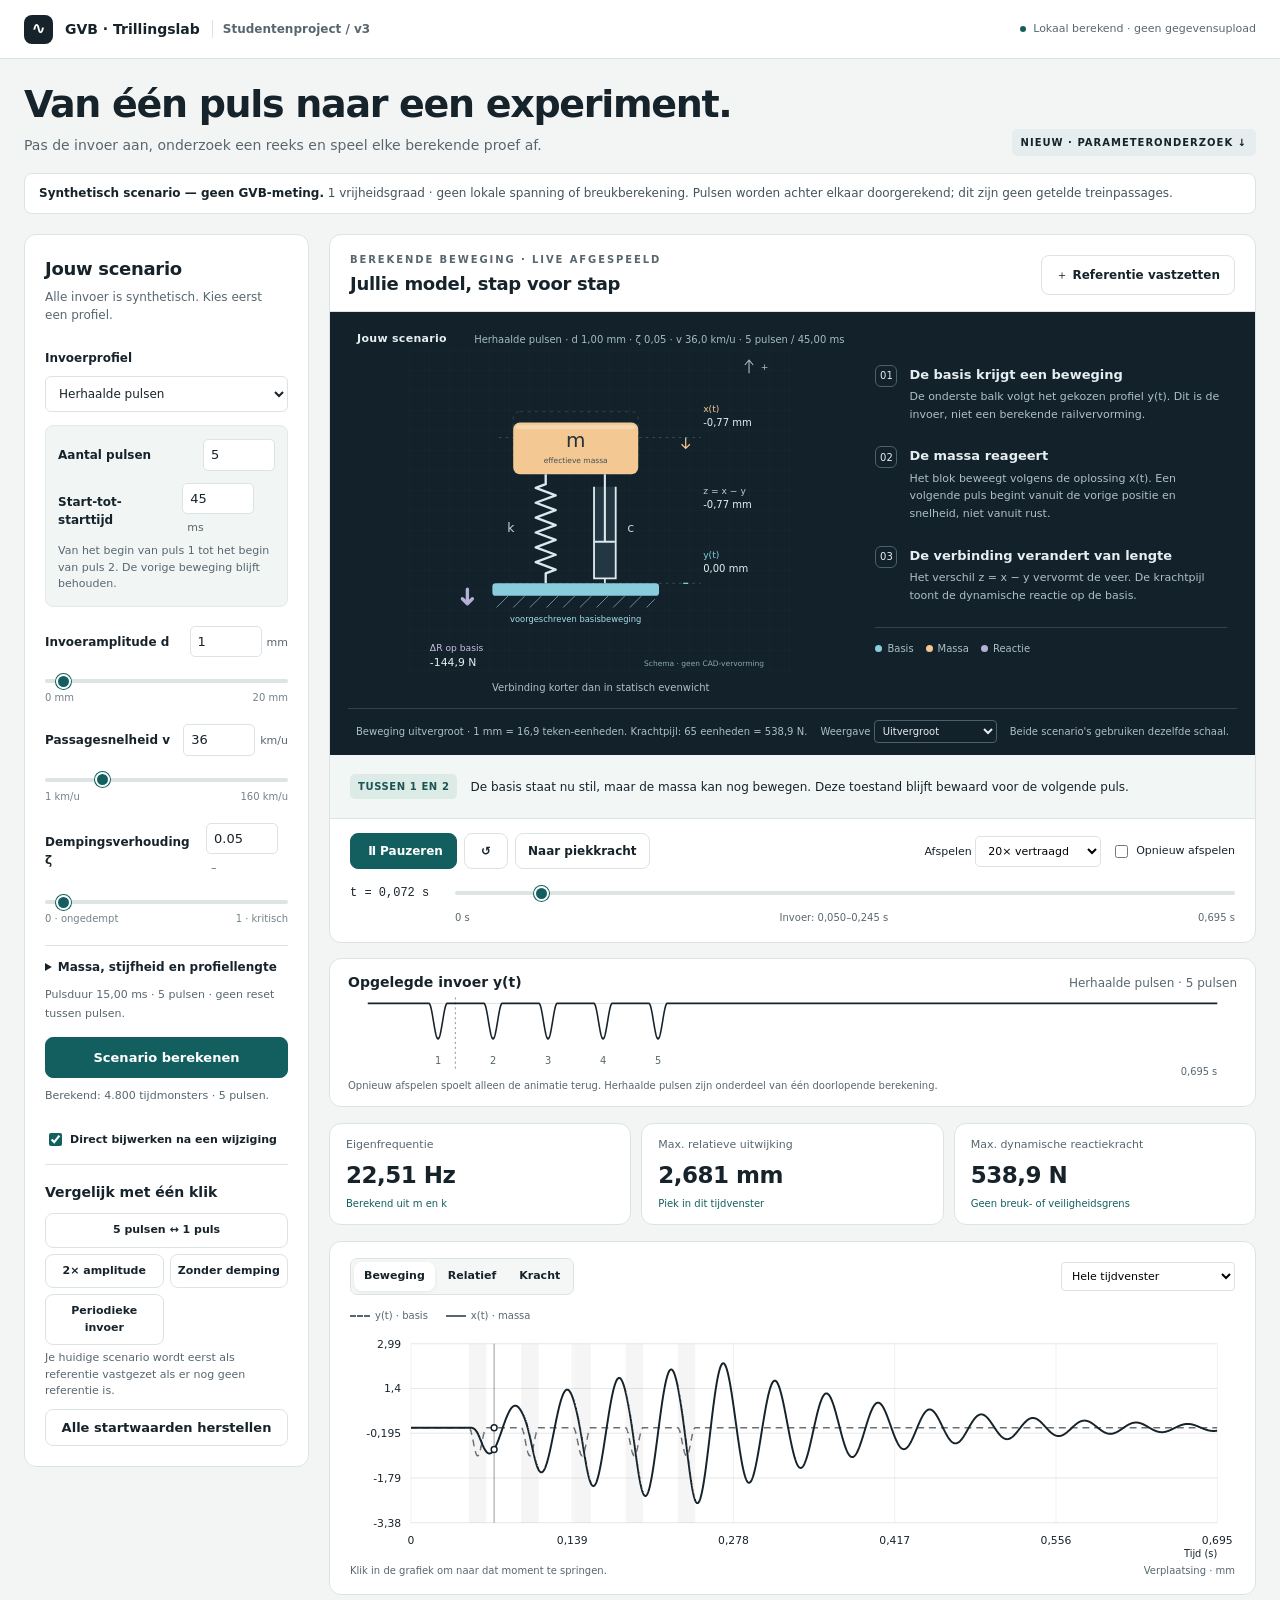
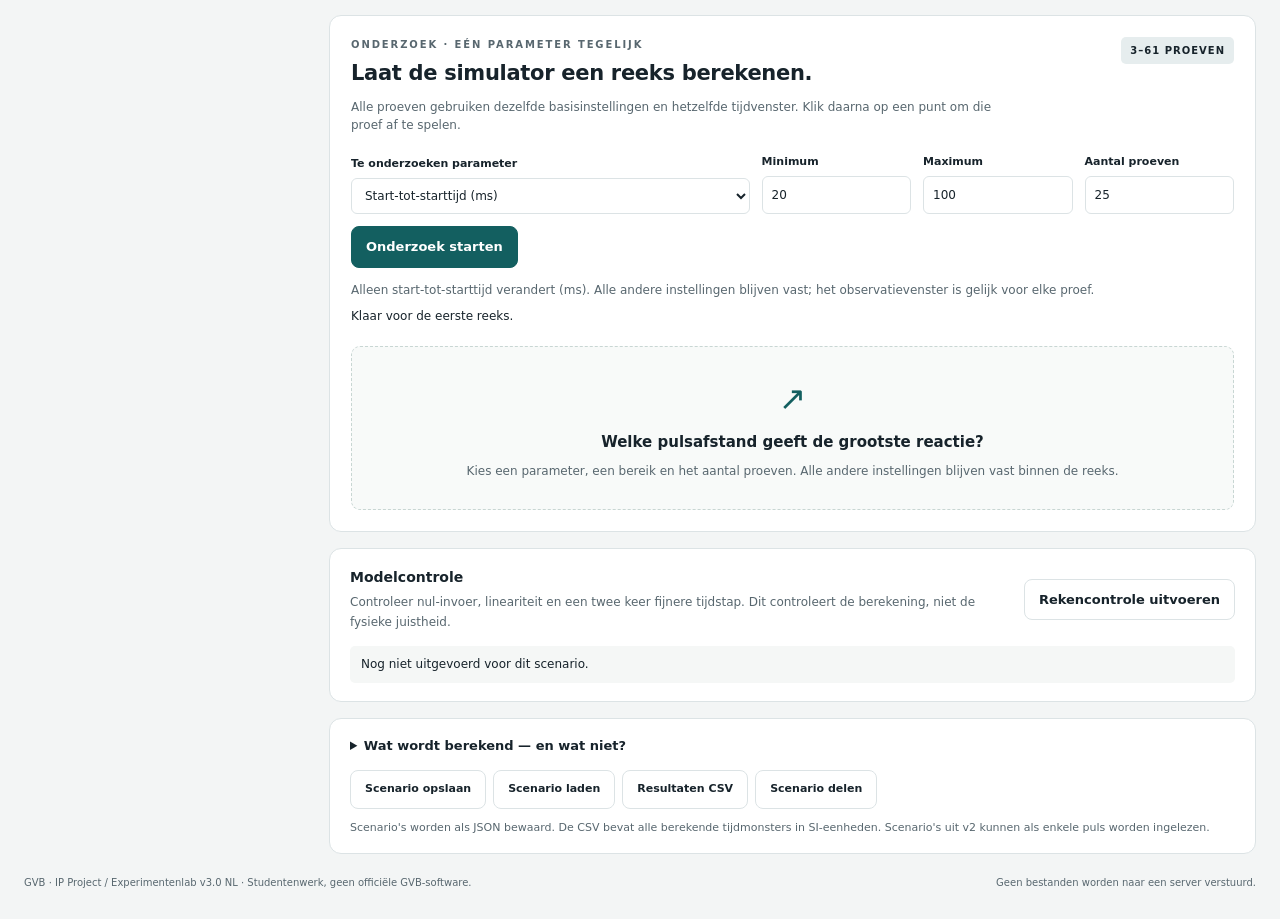
<file: index.html>
<!doctype html>
<html lang="nl">
<head>
<meta charset="utf-8"><meta name="viewport" content="width=device-width,initial-scale=1">
<meta name="description" content="Interactief studentenmodel: bekijk, vertraag en vergelijk de berekende beweging van een equivalent massa–veer–dempersysteem. Geen breukvoorspelling.">
<title>GVB-project · Experimentenlab v3</title>
<style>:root{font-family:Inter,ui-sans-serif,system-ui,-apple-system,BlinkMacSystemFont,"Segoe UI",sans-serif;line-height:1.5;color:#17232b;background:#f3f5f5;font-synthesis:none;--ink:#17232b;--muted:#58676f;--line:#dce3e5;--accent:#135f60;--soft:#eaf4f1;--focus:#065f6e}
*{box-sizing:border-box}body{margin:0}button,input,select{font:inherit}button,select,input[type=range]{cursor:pointer}button{border:1px solid var(--line);background:#fff;border-radius:8px;padding:10px 14px;color:inherit;font-size:13px;font-weight:650}button:hover{border-color:#738b8d;background:#f5f9f8}button:disabled{opacity:.45;cursor:not-allowed}button:focus-visible,input:focus-visible,select:focus-visible,a:focus-visible,summary:focus-visible{outline:3px solid var(--focus);outline-offset:3px}button.primary{background:var(--accent);color:#fff;border-color:var(--accent)}button.primary:hover{background:#104b4c}a{color:inherit}h1,h2,h3,p{margin:0}h1{font-size:clamp(28px,3vw,38px);letter-spacing:-1.3px;line-height:1.15}h2{font-size:18px;letter-spacing:-.3px}h3{font-size:14px}.muted{color:var(--muted)}.small{font-size:12px}.kicker{font-size:10px;text-transform:uppercase;letter-spacing:1.9px;font-weight:750}.topbar{height:59px;border-bottom:1px solid var(--line);display:flex;align-items:center;justify-content:space-between;padding:0 max(24px,calc((100vw - 1440px)/2));background:#fff;gap:18px}.brand{display:flex;align-items:center;gap:12px;font-weight:750;font-size:14px}.brandmark{background:var(--ink);color:white;width:29px;height:29px;border-radius:8px;display:grid;place-content:center;font-size:17px}.version{font-weight:550;font-size:12px;color:var(--muted);padding-left:10px;border-left:1px solid var(--line)}.local{font-size:11px;color:var(--muted)}.local:before{content:"";display:inline-block;height:6px;width:6px;border-radius:50%;background:var(--accent);margin-right:7px}main{max-width:1440px;margin:auto;padding:24px}.intro{display:flex;align-items:end;justify-content:space-between;gap:24px;margin-bottom:17px}.intro p{font-size:14px;margin-top:8px;color:var(--muted)}.pill{font-size:10px;text-transform:uppercase;letter-spacing:1px;padding:6px 9px;border-radius:5px;background:#e6edee;font-weight:750;white-space:nowrap}.scope-note{padding:10px 14px;border:1px solid var(--line);border-radius:8px;background:#fff;font-size:12px;margin-bottom:20px;color:#43545d}.scope-note strong{color:var(--ink)}.layout{display:grid;grid-template-columns:285px minmax(0,1fr);gap:20px;align-items:start}.card{background:#fff;border:1px solid var(--line);border-radius:12px;overflow:hidden}.sidebar{padding:20px;position:sticky;top:14px}.sidebar .small{margin:6px 0 21px}.field{margin:0 0 19px}.field-head{display:flex;align-items:center;justify-content:space-between;gap:6px;margin-bottom:9px}label{font-size:12px;font-weight:650}.number{width:72px;padding:5px 7px;border:1px solid var(--line);border-radius:5px;font-size:13px;font-variant-numeric:tabular-nums;background:#fff;color:var(--ink)}.number.wide{width:100px}.unit{font-size:11px;color:var(--muted);font-weight:500;margin-left:5px}.range{appearance:none;height:4px;border-radius:5px;width:100%;margin:7px 0 6px;background:#dce4e4;accent-color:var(--accent)}.range::-webkit-slider-thumb{appearance:none;width:15px;height:15px;border-radius:50%;background:var(--accent);border:2px solid white;box-shadow:0 0 0 1px var(--accent)}.range::-moz-range-thumb{width:12px;height:12px;border-radius:50%;background:var(--accent);border:2px solid white}.ends{display:flex;justify-content:space-between;font-size:10px;color:#73828a}.field-help{font-size:11px;color:var(--muted);margin-top:5px}details{border-top:1px solid var(--line);margin:14px 0 0;padding-top:12px}summary{cursor:pointer;font-size:12px;font-weight:650}.advanced{padding-top:15px}.advanced .field{margin-bottom:12px}.full{width:100%;margin-top:14px}.status{font-size:11px;color:var(--muted);min-height:32px;margin:10px 0}.status.error{color:#9a3027}.sidebar .experiments{margin-top:15px;padding-top:17px;border-top:1px solid var(--line)}.experiment-buttons{display:grid;grid-template-columns:1fr 1fr;gap:6px;margin-top:10px}.experiment-buttons button{font-size:11px;padding:8px 5px}.experiment-buttons button:first-child{grid-column:1/-1}.sidebar .reset{margin-top:9px;width:100%;padding:8px;background:none}.main-col{min-width:0}.stage-top{display:flex;align-items:center;justify-content:space-between;padding:17px 20px 14px;gap:15px;border-bottom:1px solid var(--line)}.stage-top h2{margin-top:3px}.stage-top button{font-size:12px}.stage-top .actions{display:flex;gap:7px;align-items:center}.stage-area{background:#12212a;color:#e5eef2;padding:16px 18px 12px}.stage-grid{display:grid;grid-template-columns:minmax(0,1.1fr) minmax(240px,.8fr);gap:16px;align-items:stretch}.scene-panel{min-width:0}.scene-header{display:flex;align-items:center;justify-content:space-between;min-height:22px;gap:8px;padding:0 9px}.scene-label{font-size:11px;font-weight:700;letter-spacing:.3px}.scene-info{font-size:10px;color:#a5bbc6;white-space:nowrap}.scene svg{width:100%;height:auto;display:block;overflow:visible}.scene svg text{font-family:inherit}.scene-note{font-size:10px;color:#a9bfc8;margin:0 10px}.guide{display:flex;flex-direction:column;justify-content:center;padding:12px 10px 15px 6px}.guide .step{display:flex;gap:12px;margin-bottom:23px}.step-num{width:22px;height:22px;border-radius:6px;border:1px solid #4a626d;display:grid;place-content:center;font-size:10px;flex-shrink:0}.step h3{font-size:13px;margin-bottom:4px}.step p{font-size:11px;line-height:1.6;color:#acc0ca}.guide-legend{font-size:10px;color:#acc0ca;display:flex;gap:12px;border-top:1px solid #30444e;padding-top:13px}.guide-legend i{display:inline-block;width:7px;height:7px;border-radius:50%;margin-right:5px}.view-options{display:flex;align-items:center;justify-content:space-between;gap:10px;border-top:1px solid #30444e;margin-top:13px;padding:11px 8px 0;font-size:10px;color:#acc0ca}.view-options label{font-size:10px;font-weight:500}.view-options select{font-size:10px;border:1px solid #49616c;border-radius:4px;padding:4px;background:transparent;color:#e5eef2}.view-options option{color:#17232b;background:white}.stage-grid.compare{grid-template-columns:1fr 1fr}.stage-grid.compare .scene-header{padding-left:2px}.stage-grid.compare .scene-info{display:none}.stage-grid.compare #refPanel{border-left:1px solid #30444e;padding-left:14px}.scene-state{font-size:10px;text-align:center;color:#acc0ca;padding-top:5px;min-height:20px}.insight{padding:12px 20px;background:#f2f7f6;border-bottom:1px solid var(--line);display:flex;gap:13px;align-items:center;min-height:64px}.phase{font-size:10px;font-weight:750;text-transform:uppercase;letter-spacing:.6px;background:#dcebe6;color:#1c5453;border-radius:5px;padding:5px 8px;flex-shrink:0}.insight p{font-size:12px;line-height:1.5}.transport{padding:14px 20px 17px}.transport-row{display:flex;align-items:center;justify-content:space-between;gap:15px;margin-bottom:15px}.transport-buttons{display:flex;gap:7px;align-items:center}.transport-buttons button{padding:8px 12px;font-size:12px;min-width:44px}.transport-buttons .play{min-width:107px}.play-icon{display:inline-block;width:16px}.speed-controls{display:flex;align-items:center;gap:10px}.speed-controls label{font-size:11px;font-weight:500}.speed-controls select{padding:7px 8px;border:1px solid var(--line);border-radius:5px;background:white;font-size:11px}.check{display:flex;align-items:center;gap:5px;font-size:11px;cursor:pointer}.check input{accent-color:var(--accent)}.timeline-row{display:flex;gap:14px;align-items:center}.timeline-row input{margin:0;flex:1;min-width:50px}.timecode{font-family:ui-monospace,SFMono-Regular,Consolas,monospace;font-size:12px;min-width:91px}.timeline-ticks{display:flex;justify-content:space-between;font-size:10px;color:var(--muted);margin:8px 0 0 105px}.results-strip{display:grid;grid-template-columns:repeat(3,1fr);margin:16px 0;gap:10px}.result{padding:13px 16px}.result .small{font-size:11px;display:block;color:var(--muted)}.result strong{display:inline-block;font-size:23px;font-weight:680;letter-spacing:-.5px;font-variant-numeric:tabular-nums;margin:4px 0}.delta{font-size:10px;display:block;color:var(--accent);min-height:15px}.chart-card{padding:16px 20px 10px}.chart-head{display:flex;gap:10px;align-items:center;justify-content:space-between}.tabs{display:inline-flex;gap:3px;padding:3px;border:1px solid var(--line);background:#f5f7f7;border-radius:7px}.tabs button{background:transparent;border:0;padding:6px 10px;font-size:11px}.tabs button[aria-selected=true]{background:white;box-shadow:0 1px 4px #0001}.chart-head label{font-size:10px;font-weight:500}.chart-head select{border:1px solid var(--line);border-radius:4px;padding:6px;font-size:11px;background:#fff}.legend{display:flex;gap:18px;margin-top:13px;min-height:20px;font-size:10px;color:var(--muted);flex-wrap:wrap}.legend i{display:inline-block;vertical-align:middle;width:20px;border-top:2px solid currentColor;margin-right:5px}.legend i.dash{border-top-style:dashed}.legend i.dots{border-top-style:dotted}.chart-area{width:100%;touch-action:pan-y;cursor:crosshair}.chart-area svg{display:block;width:100%;height:auto;overflow:visible;color:inherit}.chart-area text{font-family:inherit;fill:currentColor}.chart-foot{font-size:10px;color:var(--muted);display:flex;justify-content:space-between;padding:4px 0 6px;gap:10px}.details-card{padding:17px 20px;margin-top:16px}.details-card details{margin:0;padding:0;border:0}.details-card summary{font-size:13px}.details-content{margin-top:17px;font-size:12px;color:var(--muted);line-height:1.75}.details-content h3{color:var(--ink);margin:15px 0 5px}.equation{font:12px/1.8 ui-monospace,SFMono-Regular,Consolas,monospace;background:#f4f6f6;border-radius:6px;padding:12px;color:var(--ink)}.exports{margin-top:15px;display:flex;gap:7px;flex-wrap:wrap;align-items:center}.exports button,.exports a{font-size:11px}.exports p{font-size:11px;color:var(--muted);width:100%;margin-top:4px}.toast{position:fixed;bottom:20px;left:50%;transform:translateX(-50%);padding:12px 20px;background:#17232b;color:white;border-radius:9px;box-shadow:0 7px 25px #0002;font-size:12px;z-index:50;max-width:90vw;pointer-events:none}.hidden,[hidden]{display:none!important}footer{font-size:10px;color:var(--muted);display:flex;justify-content:space-between;gap:20px;padding:21px 0 5px}.sr{position:absolute;width:1px;height:1px;overflow:hidden;clip:rect(0,0,0,0)}.compare-note{font-size:11px;margin-top:12px;color:var(--muted);padding:9px 12px;border-radius:5px;background:#f1f6f4}.diagram-detail{font-variant-numeric:tabular-nums}button svg{width:14px;height:14px;vertical-align:middle;margin-right:5px}
@media(min-width:1600px){main{padding-top:30px}.stage-grid{grid-template-columns:1.1fr .75fr}}@media(max-width:1120px){.layout{grid-template-columns:253px minmax(0,1fr);gap:14px}.sidebar{padding:17px}.stage-grid{grid-template-columns:1fr}.guide{display:none}.stage-area{padding-left:14px;padding-right:14px}.stage-grid:not(.compare) .scene{max-width:480px;margin:auto}.intro{gap:10px}.stage-top{padding:14px}.transport{padding:14px}.speed-controls{gap:6px}.stage-top button{padding:8px 10px;font-size:11px}.transport-row{flex-wrap:wrap}.result{padding:11px}.result strong{font-size:20px}.view-options{flex-wrap:wrap}}@media(max-width:800px){main{padding:19px 15px}.layout{grid-template-columns:1fr}.sidebar{position:static}.parameters{display:grid;grid-template-columns:1fr 1fr 1fr;gap:16px}.sidebar .small{margin:5px 0 17px}.sidebar .field{margin-bottom:10px}.advanced{display:grid;grid-template-columns:repeat(3,1fr);gap:10px}.sidebar .experiments{margin-top:10px}.experiment-buttons{grid-template-columns:repeat(4,1fr)}.experiment-buttons button:first-child{grid-column:auto}.sidebar .reset{width:auto}.full{margin-top:10px}.status{min-height:0}.main-col{grid-row:1}.sidebar{grid-row:2}.local{display:none}.stage-grid{grid-template-columns:1.1fr .8fr}.guide{display:flex}.stage-grid:not(.compare) .scene{max-width:none}.intro .pill{display:none}.scope-note{font-size:11px}.stage-top .kicker{font-size:9px}.stage-top h2{font-size:16px}.intro p{font-size:12px}.stage-top .actions{gap:4px}.number{width:66px}.exports{justify-content:flex-start}}@media(max-width:570px){.topbar{padding:0 16px}.version{font-size:10px}.brand{font-size:12px;gap:9px}.stage-grid{grid-template-columns:1fr}.guide{display:none}.stage-grid.compare{grid-template-columns:1fr}.stage-grid.compare #refPanel{border-left:0;border-top:1px solid #30444e;padding:15px 0 0;margin-top:4px}.stage-grid.compare .scene svg{max-width:330px;margin:auto}.scene svg{max-width:420px;margin:auto}.transport-row{gap:10px}.speed-controls{justify-content:space-between;width:100%}.insight{padding:11px 14px;align-items:start;flex-direction:column;gap:6px;min-height:92px}.transport-buttons{width:100%}.transport-buttons #peak{margin-left:auto}.chart-card{padding:13px 12px 6px}.chart-head{flex-wrap:wrap}.results-strip{gap:6px}.result{padding:10px}.result strong{font-size:17px}.result .small{font-size:9px}.delta{font-size:9px;min-height:26px}.stage-top{align-items:start}.stage-top .actions{flex-direction:column;align-items:end}.stage-top button{font-size:10px;padding:6px 8px}.parameters{grid-template-columns:1fr}.advanced{grid-template-columns:1fr}.experiment-buttons{grid-template-columns:1fr 1fr}.view-options{font-size:9px;gap:8px}.scene-header{font-size:10px}.timeline-ticks{margin-left:0}.timecode{font-size:10px;min-width:72px}.timeline-row{gap:9px}footer{flex-direction:column;gap:4px}}
@media(prefers-reduced-motion:reduce){*{scroll-behavior:auto!important}}@media print{.sidebar,.transport,.exports,.topbar,.guide,.stage-top .actions,.view-options,.scope-note{display:none}.layout{display:block}.stage-area{-webkit-print-color-adjust:exact;print-color-adjust:exact}.results-strip,.card{break-inside:avoid}body{background:white}main{padding:0}.stage-grid{grid-template-columns:1fr}.stage-grid.compare{grid-template-columns:1fr 1fr}}

/* Compacte weergave houdt de afspeelknoppen op een laptopscherm in beeld. */
.scene svg{height:325px;width:100%}.view-options{flex-wrap:wrap}.mobile-jump{display:none}
@media(max-width:800px){.mobile-jump{display:inline-block}.sidebar .mobile-jump{margin-bottom:14px}.scene svg{height:310px}}
@media(max-width:570px){.scene svg{height:285px}.stage-grid.compare .scene svg{height:275px}.view-options span:first-child{width:100%;line-height:1.6}}

/* Beide tekenvlakken hebben exact dezelfde breedte in de vergelijking. */
.stage-grid.compare #refPanel{border-left:0;padding-left:0}
/* Experimentenlab v3 */
.lab-jump{text-decoration:none;white-space:normal;text-align:center}.select-full{width:100%;font:inherit;font-size:12px;padding:9px;border:1px solid var(--line);border-radius:6px;background:white;color:var(--ink);margin-top:7px}.profile-field{margin-bottom:13px}.input-group{padding:13px 12px;background:#f1f6f5;border:1px solid #e1eae6;border-radius:8px;margin:0 0 19px}.input-group .field{margin-bottom:12px}.input-group .field:last-of-type{margin-bottom:0}.input-group .field-head{margin:0}.sidebar{position:static}.sidebar .status{overflow-wrap:anywhere}.profile-field label{font-size:12px}.input-preview{padding:13px 18px;margin-top:15px}.input-preview svg{display:block;width:100%;height:84px}.input-preview text{font:10px system-ui;fill:var(--muted)}.input-preview .field-help{font-size:10px;margin-top:1px}.research-card{margin-top:20px;padding:21px;scroll-margin-top:14px}.research-header{display:flex;align-items:start;justify-content:space-between;gap:15px}.research-header h2{font-size:21px;margin:6px 0 8px}.research-header p{font-size:12px;color:var(--muted);max-width:650px}.sweep-controls{display:grid;grid-template-columns:minmax(180px,1.6fr) repeat(3,minmax(68px,.6fr));gap:12px;margin:20px 0 10px;align-items:end}.sweep-controls label{font-size:11px;display:block;margin-bottom:6px}.sweep-controls input,.sweep-controls select{width:100%;box-sizing:border-box;border:1px solid var(--line);border-radius:6px;padding:9px;background:white;font-size:12px;min-width:0;margin:0;color:var(--ink)}.sweep-run{grid-column:1/-1;display:flex;gap:8px}.sweep-status{display:flex;flex-wrap:wrap;gap:7px;align-items:center;margin-top:13px}.sweep-status p{width:100%;line-height:1.65}.sweep-status .error{color:#9a3027}.sweep-status progress{width:100%;height:5px;accent-color:var(--accent);margin:7px 0}.research-empty{text-align:center;border:1px dashed #c8d6d3;border-radius:9px;padding:27px 18px;margin-top:19px;background:#f8faf9}.empty-symbol{font-size:33px;color:var(--accent);display:block;margin-bottom:7px}.research-empty h3{font-size:15px}.research-empty p{font-size:12px;color:var(--muted);margin-top:8px;line-height:1.7}.snapshot{margin-top:18px;padding:10px 13px;background:#f1f5f4;border-radius:6px;font-size:11px;color:var(--muted)}.snapshot strong{color:var(--ink)}.snapshot p{margin-top:5px;line-height:1.75}.sweep-result-head{display:flex;justify-content:space-between;gap:12px;align-items:center;margin:19px 0 6px}.sweep-result-head select{max-width:180px;border:1px solid var(--line);font-size:11px;border-radius:5px;padding:6px;background:white}.research-card svg{display:block;width:100%;height:auto;color:var(--ink);overflow:visible}.research-card svg text{font-family:inherit;fill:currentColor}.trial-point{cursor:pointer}.trial-point:focus-visible{outline:none}.trial-point:focus-visible .point-outline{stroke:var(--ink);stroke-width:3}.trial-point:hover .point-outline{stroke:var(--accent);stroke-width:3}.sweep-insight{font-size:12px;line-height:1.7;background:#edf5f2;padding:11px 13px;border-radius:6px}.sweep-selected{font-size:12px;border-left:3px solid var(--accent);padding:10px 12px;margin-top:12px;background:#f8faf9}.research-card .field-help{margin-top:11px}.table-scroll{overflow-x:auto;margin-top:10px}.table-scroll table{width:100%;border-collapse:collapse;font-size:11px;white-space:nowrap;text-align:left}.table-scroll th{background:#f5f7f6;font-weight:650}.table-scroll td,.table-scroll th{padding:9px;border-bottom:1px solid var(--line)}.table-scroll tr.selected{background:#eaf4ef}.table-scroll button{font-size:10px;padding:5px 9px}.check-card{padding:18px 20px;margin-top:16px;display:grid;grid-template-columns:1fr auto;gap:10px;align-items:center}.check-card .small{line-height:1.7;margin-top:4px}#checkStatus{grid-column:1/-1;background:#f5f7f6;padding:8px 11px;border-radius:5px;overflow-wrap:anywhere}.scope-note{line-height:1.65}#inputSummary{margin-top:10px;line-height:1.65}.trial-progress{color:var(--muted)}
@media(max-width:1120px){.sweep-controls{grid-template-columns:repeat(3,1fr)}.sweep-controls>div:first-child{grid-column:1/-1}.research-header h2{font-size:19px}.research-header .pill{display:none}}@media(max-width:800px){.profile-field{max-width:340px}.input-group{max-width:420px}.research-card{padding:18px}.parameters{grid-template-columns:repeat(2,1fr)}.advanced{grid-template-columns:1fr 1fr}.intro{align-items:start}.main-col{grid-row:1}}@media(max-width:570px){.sweep-controls{gap:8px}.sweep-controls label{font-size:10px}.sweep-controls input{padding:8px}.sweep-result-head{align-items:start;flex-direction:column}.research-header h2{font-size:18px}.research-card{padding:16px 12px}.snapshot p{font-size:10px}.check-card{grid-template-columns:1fr;padding:16px 13px}.check-card button{justify-self:start}.parameters,.advanced{grid-template-columns:1fr}.input-preview{padding:12px}.input-preview .chart-head{flex-wrap:wrap}.input-preview svg{height:66px}.stage-top .actions{min-width:106px}}@media print{.sweep-controls,.sweep-status,.check-card,.sweep-table{display:none}}
</style>
</head>
<body>
<div class="topbar"><div class="brand"><span class="brandmark" aria-hidden="true">∿</span>GVB · Trillingslab<span class="version">Studentenproject / v3</span></div><div class="local">Lokaal berekend · geen gegevensupload</div></div>
<main>
<header class="intro"><div><h1>Van één puls naar een experiment.</h1><p>Pas de invoer aan, onderzoek een reeks en speel elke berekende proef af.</p></div><a class="pill lab-jump" href="#research">Nieuw · Parameteronderzoek ↓</a></header>
<div class="scope-note"><strong>Synthetisch scenario — geen GVB-meting.</strong> 1 vrijheidsgraad · geen lokale spanning of breukberekening. Pulsen worden achter elkaar doorgerekend; dit zijn geen getelde treinpassages.</div>
<div class="layout">
<aside class="card sidebar" id="parameters">
<button class="mobile-jump" id="backToStage">↑ Terug naar animatie</button>
<form id="controls">
<h2>Jouw scenario</h2><p class="small muted">Alle invoer is synthetisch. Kies eerst een profiel.</p>
<div class="field profile-field"><label for="profile">Invoerprofiel</label><select id="profile" name="profile" class="select-full"><option value="single">Enkele puls</option><option value="repeat" selected>Herhaalde pulsen</option><option value="periodic">Periodieke invoer</option></select></div>
<div id="repeatFields" class="input-group"><div class="field"><div class="field-head"><label for="pulseCount">Aantal pulsen</label><input class="number" id="pulseCount" name="pulseCount" type="number" min="1" max="40" step="1" value="5" required></div></div><div class="field"><div class="field-head"><label for="intervalMs">Start-tot-starttijd</label><div><input class="number" id="intervalMs" name="intervalMs" type="number" min="1" max="5000" step="any" value="45" required><span class="unit">ms</span></div></div></div><p class="field-help">Van het begin van puls 1 tot het begin van puls 2. De vorige beweging blijft behouden.</p></div>
<div id="periodicFields" class="input-group" hidden><div class="field"><div class="field-head"><label for="frequency">Invoerfrequentie</label><div><input class="number" id="frequency" name="frequency" type="number" min="0.2" max="300" step="any" value="22" required><span class="unit">Hz</span></div></div></div><div class="field"><div class="field-head"><label for="cycles">Aantal perioden</label><input class="number" id="cycles" name="cycles" type="number" min="1" max="80" step="1" value="12" required></div></div><p class="field-help">Cosinusvormige verlagingen van 0 tot −d. Frequentie en aantal perioden bepalen de duur; ℓ en v zijn hier niet actief.</p></div>
<div class="parameters">
<div class="field"><div class="field-head"><label for="depth">Invoeramplitude d</label><div><input class="number" id="depth" name="depth" type="number" min="0" max="20" step="any" value="1" required><span class="unit">mm</span></div></div><input class="range" id="depthRange" aria-label="Invoeramplitude wijzigen" type="range" min="0" max="20" step="0.05" value="1"><div class="ends"><span>0 mm</span><span>20 mm</span></div></div>
<div class="field"><div class="field-head"><label for="speed">Passagesnelheid v</label><div><input class="number" id="speed" name="speed" type="number" min="1" max="160" step="any" value="36" required><span class="unit">km/u</span></div></div><input class="range" id="speedRange" aria-label="Passagesnelheid wijzigen" type="range" min="1" max="160" step="1" value="36"><div class="ends"><span>1 km/u</span><span>160 km/u</span></div></div>
<div class="field"><div class="field-head"><label for="damping">Dempingsverhouding ζ</label><div><input class="number" id="damping" name="damping" type="number" min="0" max="1" step="any" value="0.05" required><span class="unit">–</span></div></div><input class="range" id="dampingRange" aria-label="Dempingsverhouding wijzigen" type="range" min="0" max="1" step="0.01" value="0.05"><div class="ends"><span>0 · ongedempt</span><span>1 · kritisch</span></div></div>
</div>
<details><summary>Massa, stijfheid en profiellengte</summary><div class="advanced">
<div class="field"><div class="field-head"><label for="mass">Effectieve massa m</label><div><input class="number wide" id="mass" name="mass" type="number" min="0.1" max="1000" step="any" value="10" required><span class="unit">kg</span></div></div></div>
<div class="field"><div class="field-head"><label for="stiffness">Stijfheid k</label><div><input class="number wide" id="stiffness" name="stiffness" type="number" min="100" max="10000000" step="any" value="200000" required><span class="unit">N/m</span></div></div></div>
<div class="field"><div class="field-head"><label for="length">Profiellengte ℓ</label><div><input class="number wide" id="length" name="length" type="number" min="0.01" max="5" step="any" value="0.15" required><span class="unit">m</span></div></div></div>
</div></details>
<p id="inputSummary" class="field-help"></p><button class="primary full" type="submit">Scenario berekenen</button><p class="status" id="status" role="status" aria-live="polite">Scenario wordt berekend…</p>
<label class="check"><input type="checkbox" id="auto" checked>Direct bijwerken na een wijziging</label>
</form>
<div class="experiments"><h3>Vergelijk met één klik</h3><div class="experiment-buttons"><button id="experimentRepeat">5 pulsen ↔ 1 puls</button><button id="experimentDouble">2× amplitude</button><button id="experimentUndamped">Zonder demping</button><button id="experimentPeriodic">Periodieke invoer</button></div><p class="field-help">Je huidige scenario wordt eerst als referentie vastgezet als er nog geen referentie is.</p><button class="reset" id="reset">Alle startwaarden herstellen</button></div>
</aside>
<section class="main-col" aria-label="Visuele simulatie">
<div class="card">
<div class="stage-top"><div><div class="kicker muted">Berekende beweging · live afgespeeld</div><h2>Jullie model, stap voor stap</h2></div><div class="actions"><button class="mobile-jump" id="gotoParams">Parameters wijzigen ↓</button><button id="pin">＋ Referentie vastzetten</button><button id="unpin" hidden>Vergelijking sluiten</button></div></div>
<div class="stage-area" id="stage">
<div class="stage-grid" id="stageGrid">
<div class="scene-panel"><div class="scene-header"><span class="scene-label" id="currentLabel">Jouw scenario</span><span class="scene-info" id="currentInfo"></span></div><div class="scene" id="currentScene"></div><p class="scene-state" id="currentConnection">Verbinding in de evenwichtsstand</p></div>
<div class="guide" id="guide">
<div class="step"><span class="step-num">01</span><div><h3>De basis krijgt een beweging</h3><p>De onderste balk volgt het gekozen profiel y(t). Dit is de invoer, niet een berekende railvervorming.</p></div></div>
<div class="step"><span class="step-num">02</span><div><h3>De massa reageert</h3><p>Het blok beweegt volgens de oplossing x(t). Een volgende puls begint vanuit de vorige positie en snelheid, niet vanuit rust.</p></div></div>
<div class="step"><span class="step-num">03</span><div><h3>De verbinding verandert van lengte</h3><p>Het verschil z = x − y vervormt de veer. De krachtpijl toont de dynamische reactie op de basis.</p></div></div>
<div class="guide-legend"><span><i style="background:#89cddd"></i>Basis</span><span><i style="background:#f3c892"></i>Massa</span><span><i style="background:#b6afd8"></i>Reactie</span></div>
</div>
<div class="scene-panel" id="refPanel" hidden><div class="scene-header"><span class="scene-label">Vastgezette referentie</span><span class="scene-info" id="refInfo"></span></div><div class="scene" id="referenceScene"></div><p class="scene-state" id="referenceConnection"></p></div>
</div>
<div class="view-options"><span id="scaleText">Beweging uitvergroot; geen geometrische schaal.</span><label for="zoomMotion">Weergave <select id="zoomMotion"><option value="1">Uitvergroot</option><option value="0.5">Minder uitvergroot</option></select></label><span>Beide scenario's gebruiken dezelfde schaal.</span></div>
</div>
<div class="insight"><span class="phase" id="phase">Voor de puls</span><p id="insightText">Het systeem begint in rust. Speel af om de invoer en reactie te zien.</p></div>
<div class="transport">
<div class="transport-row"><div class="transport-buttons"><button class="primary play" id="play" aria-label="Animatie afspelen"><span class="play-icon" aria-hidden="true">▶</span><span id="playText">Afspelen</span></button><button id="restart" title="Terug naar het begin" aria-label="Terug naar het begin">↺</button><button id="peak">Naar piekkracht</button></div><div class="speed-controls"><label for="playSpeed">Afspelen <select id="playSpeed"><option value="0.005">200× vertraagd</option><option value="0.02">50× vertraagd</option><option value="0.05" selected>20× vertraagd</option><option value="0.1">10× vertraagd</option><option value="0.2">5× vertraagd</option><option value="1">Realtime</option></select></label><label class="check"><input type="checkbox" id="loop" >Opnieuw afspelen</label></div></div>
<div class="timeline-row"><output class="timecode" id="timecode">t = 0,000 s</output><label class="sr" for="timeline">Tijdstip in de simulatie</label><input id="timeline" class="range" type="range" min="0" max="0.515" step="0.00001" value="0"></div><div class="timeline-ticks"><span>0 s</span><span id="pulseLabel">Invoer: 0,050–0,065 s</span><span id="endLabel">0,515 s</span></div>
</div></div>
<div class="card input-preview"><div class="chart-head"><h3>Opgelegde invoer y(t)</h3><span id="profileCaption" class="small muted"></span></div><svg id="inputPlot" viewBox="0 0 900 84" role="img" aria-label="Gekozen invoerprofiel met tijdcursor"></svg><p class="field-help">Opnieuw afspelen spoelt alleen de animatie terug. Herhaalde pulsen zijn onderdeel van één doorlopende berekening.</p></div>
<div class="results-strip">
<div class="card result"><span class="small">Eigenfrequentie</span><strong id="fn">—</strong><span class="delta" id="fnDelta">Berekend uit m en k</span></div>
<div class="card result"><span class="small">Max. relatieve uitwijking</span><strong id="zmax">—</strong><span class="delta" id="zDelta">Piek in dit tijdvenster</span></div>
<div class="card result"><span class="small">Max. dynamische reactiekracht</span><strong id="rmax">—</strong><span class="delta" id="rDelta">Geen breuk- of veiligheidsgrens</span></div>
</div>
<div class="card chart-card">
<div class="chart-head"><div class="tabs" role="tablist" aria-label="Grafiek kiezen"><button role="tab" aria-selected="true" data-mode="motion">Beweging</button><button role="tab" aria-selected="false" data-mode="relative">Relatief</button><button role="tab" aria-selected="false" data-mode="force">Kracht</button></div><label for="chartZoom"><select id="chartZoom" aria-label="Tijdvenster grafiek"><option value="all">Hele tijdvenster</option><option value="pulse">Rond de hele invoerreeks</option></select></label></div>
<div class="legend" id="legend"></div><div id="chart" class="chart-area"><svg id="plot" viewBox="0 0 900 235" role="img" aria-label="Berekende beweging met een gesynchroniseerde tijdcursor"></svg></div><div class="chart-foot"><span>Klik in de grafiek om naar dat moment te springen.</span><span id="plotUnit">Verplaatsing · mm</span></div>
<label class="check" id="componentsWrap" hidden style="margin:6px 0"><input id="components" type="checkbox">Veer- en demperbijdrage apart tonen</label>
<p class="compare-note" id="compareNote" hidden></p>
</div>

<section class="card research-card" id="research" aria-labelledby="researchTitle">
<div class="research-header"><div><div class="kicker muted">Onderzoek · Eén parameter tegelijk</div><h2 id="researchTitle">Laat de simulator een reeks berekenen.</h2><p>Alle proeven gebruiken dezelfde basisinstellingen en hetzelfde tijdvenster. Klik daarna op een punt om die proef af te spelen.</p></div><span class="pill">3–61 proeven</span></div>
<form id="sweepForm" class="sweep-controls">
<div><label for="sweepKey">Te onderzoeken parameter</label><select id="sweepKey" class="select-full"></select></div>
<div><label for="sweepMin">Minimum</label><input id="sweepMin" type="number" step="any" value="20" required></div>
<div><label for="sweepMax">Maximum</label><input id="sweepMax" type="number" step="any" value="100" required></div>
<div><label for="sweepCount">Aantal proeven</label><input id="sweepCount" type="number" min="3" max="61" step="1" value="25" required></div>
<div class="sweep-run"><button class="primary" id="sweepStart" type="submit">Onderzoek starten</button><button id="sweepCancel" type="button" hidden>Stoppen</button></div>
</form>
<div class="sweep-status"><p id="sweepHelp" class="small muted"></p><p id="sweepStatus" class="small" role="status" aria-live="polite">Klaar voor de eerste reeks.</p><progress id="sweepProgress" max="25" value="0" hidden aria-label="Voortgang parameteronderzoek"></progress></div>
<div id="sweepEmpty" class="research-empty"><span class="empty-symbol" aria-hidden="true">↗</span><h3>Welke pulsafstand geeft de grootste reactie?</h3><p>Kies bijvoorbeeld 20 tot 100 ms met 25 proeven.<br>De invoeramplitude blijft gelijk; de timing verandert.</p></div>
<div id="sweepResults" hidden>
<div class="snapshot"><strong>Vaste basis van deze reeks</strong><p id="sweepSnapshot"></p></div>
<div class="sweep-result-head"><h3 id="sweepChartTitle">Berekende reactiekracht per proef</h3><select id="sweepMetric" aria-label="Uitkomst voor parametergrafiek"><option value="rmax">Maximum |ΔR| · N</option><option value="zmax">Maximum |z| · mm</option></select></div>
<svg id="sweepPlot" viewBox="0 0 900 290" role="img" aria-label="Klikbare resultaten van het parameteronderzoek"></svg>
<p id="sweepInsight" class="sweep-insight"></p><p class="field-help">Alleen berekende punten; de verbindingslijn is een visuele gids. Dit is geen bewijs van een continu maximum, stationaire frequentierespons of schadegrens.</p>
<div class="sweep-selected" id="selectedTrial" hidden></div>
<div class="exports"><button id="sweepCSV">Onderzoek CSV</button><button id="sweepJSON">Onderzoek JSON</button></div>
<details class="sweep-table"><summary>Alle proeven als tabel bekijken</summary><div class="table-scroll"><table><thead><tr><th>Proef</th><th id="sweepColName">Parameter</th><th>Max. |ΔR| (N)</th><th>Max. |z| (mm)</th><th>Actie</th></tr></thead><tbody id="sweepRows"></tbody></table></div></details>
</div></section>
<div class="card check-card"><div><h3>Modelcontrole</h3><p class="small muted">Controleer nul-invoer, lineariteit en een twee keer fijnere tijdstap. Dit controleert de berekening, niet de fysieke juistheid.</p></div><button id="runCheck">Rekencontrole uitvoeren</button><p id="checkStatus" class="small" role="status">Nog niet uitgevoerd voor dit scenario.</p></div>

<div class="card details-card"><details><summary>Wat wordt berekend — en wat niet?</summary><div class="details-content">
<div class="equation">m ẍ + c(ẋ − ẏ) + k(x − y) = 0<br>z = x − y &nbsp; · &nbsp; ΔR = kz + c(ẋ − ẏ)<br>c = 2ζ√(km) &nbsp; · &nbsp; fₙ = √(k/m) / (2π)</div>
<h3>Eén toestand, ook tussen pulsen</h3><p>Dit blijft een lineair model met één vrijheidsgraad. De positie x en snelheid ẋ lopen door tussen de pulsen. Alleen bij het begin van een nieuw scenario starten ze op nul. De animatie volgt de berekende tijdreeks; de weergaveschaal verandert de uitkomst niet. ΔR is de kracht op de basis, −ΔR de kracht op de massa. Positief is omhoog.</p>
<h3>Drie invoerprofielen</h3><p>Een puls heeft y = −d[1 − cos(2πτ/T)]/2, met T = ℓ/v en start t₀ = 0,05 s. Herhaalde pulsen beginnen op t₀ + jΔt; hun start-tot-starttijd Δt moet minstens T zijn. Bij periodieke invoer volgen N cosinusperioden elkaar zonder pauze op, met T = 1/f. Deze invoer ligt tussen −d en 0 en heeft tijdens de reeks een gemiddelde van −d/2. y en ẏ zijn continu aan de uiteinden; ÿ kan daar verspringen. Een eindige reeks is geen stationaire frequentierespons.</p>
<h3>Reeksen vergelijken</h3><p>Bij een parameteronderzoek verandert één parameter. Het observatievenster is voor alle proeven hetzelfde: tot het einde van de langste invoer plus minimaal 0,45 s en acht eigenperioden van het langzaamste systeem. De begintoestand is voor elke afzonderlijke proef opnieuw in rust. Klikken op een punt gebruikt precies dit tijdvenster, met de vaste basis van die reeks als referentie. De piek geldt alleen binnen dit venster.</p>
<h3>Wat is niet berekend?</h3><p>Het zijn synthetische equivalente basisbewegingen, geen gevalideerde overdracht van een spoorstaafdefect. Geen statische belasting, montagevoorspanning, contactverlies, speling, lokale spanning, materiaalbeschadiging of vermoeiingslevensduur. Herhaalde pulsen zijn geen getelde treinpassages. De kleuren en pijlen geven geen veiligheid aan. m is geen treinmassa; k is niet bewezen de stijfheid van het neusdeel.</p>
<h3>Numeriek</h3><p>Vierde-orde Runge–Kutta, opgesplitst bij elke pulsgrens; minimaal 200 stappen per eigenperiode en 400 per invoerperiode tijdens invoer. De toestand wordt behouden bij iedere grens. Berekening in SI, weergave in mm en km/u. Automatische tests vergelijken de drie profielen met een onafhankelijke SciPy/DOP853-oplossing. Een parameteronderzoek draait lokaal in een aparte rekenworker; zonder worker wordt per proef teruggeschakeld naar de interface. Maximaal 300.000 stappen per proef en 120 s observatie; dit zijn numerieke grenzen, geen bedrijfsgrenzen.</p>
</div></details>
<div class="exports"><button id="saveScenario">Scenario opslaan</button><button id="loadScenario">Scenario laden</button><input id="importFile" type="file" accept="application/json,.json" hidden><button id="csv">Resultaten CSV</button><button id="share">Scenario delen</button><p>Scenario's worden als JSON bewaard. De CSV bevat alle berekende tijdmonsters in SI-eenheden. Scenario's uit v2 kunnen als enkele puls worden ingelezen.</p></div>
</div>
</section>
</div>
<footer><span>GVB · IP Project / Experimentenlab v3.0 NL · Studentenwerk, geen officiële GVB-software.</span><span>Geen bestanden worden naar een server verstuurd.</span></footer>
</main>
<div class="toast" role="status" id="toast" hidden></div>
<noscript><p>Schakel JavaScript in om de lokale berekening en animatie te gebruiken.</p></noscript>
<script>/* Rekenmodel v3. Eenheden van de interface staan in units; intern uitsluitend SI.
 * Alle standaardwaarden zijn synthetische scenario's, geen GVB-metingen.
 * De toestand x, x' wordt NOOIT opnieuw ingesteld tussen invoerpulsen.
 */
(function (root, factory) {
  if (typeof module === 'object' && module.exports) module.exports = factory();
  else root.GVBModel = factory();
})(typeof globalThis !== 'undefined' ? globalThis : this, function () {
  'use strict';
  const defaults = Object.freeze({mass:10,stiffness:200000,damping:.05,depth:1,length:.15,speed:36,
    profile:'repeat',pulseCount:5,intervalMs:45,frequency:22,cycles:12});
  const bounds = Object.freeze({mass:[.1,1000],stiffness:[100,1e7],damping:[0,1],depth:[0,20],
    length:[.01,5],speed:[1,160],pulseCount:[1,40],intervalMs:[1,5000],frequency:[.2,300],cycles:[1,80]});
  const labels = Object.freeze({mass:'Effectieve massa',stiffness:'Stijfheid',damping:'Dempingsverhouding',depth:'Invoeramplitude',
    length:'Profiellengte',speed:'Passagesnelheid',pulseCount:'Aantal pulsen',intervalMs:'Start-tot-starttijd',frequency:'Invoerfrequentie',cycles:'Aantal perioden'});
  const units = Object.freeze({mass:'kg',stiffness:'N/m',damping:'–',depth:'mm',length:'m',speed:'km/u',
    pulseCount:'pulsen',intervalMs:'ms',frequency:'Hz',cycles:'perioden'});
  const profiles = Object.freeze({single:'Enkele puls',repeat:'Herhaalde pulsen',periodic:'Periodieke invoer'});
  function validate(input) {
    if (!input || typeof input!=='object' || Array.isArray(input)) throw new Error('Geen geldig scenario.');
    // Oudere scenariobestanden hebben zes velden en altijd één puls.
    const p={...defaults,...input}; if (!('profile' in input)) p.profile='single';
    if (!Object.hasOwn(profiles,p.profile)) throw new Error('Onbekend invoerprofiel.');
    const q={profile:p.profile};
    for (const [key,[lo,hi]] of Object.entries(bounds)) {
      const v=p[key];
      if (typeof v!=='number'||!Number.isFinite(v)||v<lo||v>hi) throw new Error(`${labels[key]}: kies een getal tussen ${lo} en ${hi}.`);
      if (['pulseCount','cycles'].includes(key)&&!Number.isInteger(v)) throw new Error(`${labels[key]} moet een geheel getal zijn.`);
      q[key]=v;
    }
    const T=q.length/(q.speed/3.6);
    if(q.profile==='repeat'&&q.pulseCount>1&&q.intervalMs/1000<T-1e-12)
      throw new Error(`Pulsen mogen niet overlappen: kies een start-tot-starttijd van minimaal ${(1000*T).toFixed(2)} ms, of verkort de puls.`);
    return q;
  }
  function characteristics(p) {
    const wn=Math.sqrt(p.stiffness/p.mass),fn=wn/(2*Math.PI),c=2*p.damping*Math.sqrt(p.stiffness*p.mass),t0=.05;
    const T=p.profile==='periodic'?1/p.frequency:p.length/(p.speed/3.6);
    const count=p.profile==='single'?1:p.profile==='repeat'?p.pulseCount:p.cycles;
    const interval=p.profile==='repeat'?p.intervalMs/1000:T;
    const excitationEnd=t0+(count-1)*interval+T;
    const events=Array.from({length:count},(_,i)=>({start:t0+i*interval,end:t0+i*interval+T,index:i+1}));
    return {wn,fn,c,t0,T,count,interval,excitationEnd,events};
  }
  function base(t,p,ch=characteristics(p)) {
    const tau=t-ch.t0;
    if(tau<=0||t>=ch.excitationEnd) return [0,0];
    const j=Math.min(ch.count-1,Math.floor(tau/ch.interval));
    const local=tau-j*ch.interval;
    if(local<=0||local>=ch.T) return [0,0];
    const angle=2*Math.PI*local/ch.T,d=p.depth/1000;
    return [-d*(1-Math.cos(angle))/2,-d*Math.PI/ch.T*Math.sin(angle)];
  }
  function sharedEnd(params) {
    const ch=params.map(p=>characteristics(validate(p)));
    const end=Math.max(...ch.map(a=>a.excitationEnd))+Math.max(.45,...ch.map(a=>8/a.fn));
    if(!Number.isFinite(end)||end>120)throw new Error('Dit scenario duurt meer dan 120 s. Kies minder pulsen/perioden of een kortere start-tot-starttijd.');
    return end;
  }
  function plan(p,end,resolution=1) {
    const ch=characteristics(p);
    if(!Number.isFinite(end)||end<ch.excitationEnd+.001||end>120)throw new Error('Ongeldig tijdvenster. Er moet ook na de laatste invoer worden gerekend.');
    if(!Number.isFinite(resolution)||resolution<1||resolution>8)throw new Error('Ongeldige tijdresolutie.');
    const raw=[0,ch.t0,...ch.events.flatMap(e=>[e.start,e.end]),end].sort((a,b)=>a-b);
    const breaks=raw.filter((t,i)=>i===0||t-raw[i-1]>1e-11);
    const intervals=[];
    let total=1;
    for(let i=1;i<breaks.length;i++) {
      const a=breaks[i-1],b=breaks[i],mid=(a+b)/2;
      const active=ch.events.some(e=>mid>e.start&&mid<e.end);
      const rate=Math.max(ch.fn*200,active?400/ch.T:0)*resolution;
      const n=Math.max(20,Math.ceil((b-a)*rate));
      intervals.push({a,b,n});total+=n;
    }
    if(total>300000)throw new Error('Meer dan 300.000 tijdstappen nodig. Kies minder perioden/pulsen, een korter tijdvenster of een kleinere verhouding k/m.');
    return {ch,intervals,total};
  }
  function solve(input=defaults,options={}) {
    const p=validate(input),end=options.end??sharedEnd([p]),resolution=options.resolution??1;
    const {ch,intervals,total}=plan(p,end,resolution),keep=options.summaryOnly!==true;
    const r={p,...ch,end,samples:total,t:[],x:[],velocity:[],y:[],yVelocity:[],z:[],reaction:[],spring:[],damper:[],acceleration:[],
      rmax:0,zmax:0,xmax:0,peakTime:0,peakIndex:0};
    let x=0,u=0,index=0;
    function acc(t,xx,uu){const[y,yd]=base(t,p,ch);return -(p.stiffness*(xx-y)+ch.c*(uu-yd))/p.mass;}
    function record(t) {
      const[y,yd]=base(t,p,ch),z=x-y,fs=p.stiffness*z,fd=ch.c*(u-yd),R=fs+fd;
      if(!Number.isFinite(x)||!Number.isFinite(R))throw new Error('Niet-eindige uitkomst. Controleer de invoer en tijdresolutie.');
      if(Math.abs(R)>r.rmax){r.rmax=Math.abs(R);r.peakTime=t;r.peakIndex=index;}
      r.zmax=Math.max(r.zmax,Math.abs(z));r.xmax=Math.max(r.xmax,Math.abs(x));
      if(keep){r.t.push(t);r.x.push(x);r.velocity.push(u);r.y.push(y);r.yVelocity.push(yd);r.z.push(z);r.reaction.push(R);r.spring.push(fs);r.damper.push(fd);r.acceleration.push(-R/p.mass);}
      index++;
    }
    record(0);
    for(const {a,b,n} of intervals) {
      const h=(b-a)/n;
      for(let j=0;j<n;j++) {
        const t=a+j*h;
        // Het interval vóór de eerste invoer is exact in rust. Alle latere toestanden worden doorgerekend.
        if(b>ch.t0+1e-12) {
          const a1=u,b1=acc(t,x,u),a2=u+h*b1/2,b2=acc(t+h/2,x+h*a1/2,u+h*b1/2);
          const a3=u+h*b2/2,b3=acc(t+h/2,x+h*a2/2,u+h*b2/2),a4=u+h*b3,b4=acc(t+h,x+h*a3,u+h*b3);
          x+=h*(a1+2*a2+2*a3+a4)/6;u+=h*(b1+2*b2+2*b3+b4)/6;
        }
        record(a+(j+1)*h);
      }
    }
    return r;
  }
  function sample(r,time) {
    if(!r.t.length)throw new Error('Geen tijdreeks beschikbaar. Bereken dit scenario opnieuw.');
    const t=Math.max(0,Math.min(r.end,time)),a=r.t;
    let lo=0,hi=a.length-1;
    while(hi-lo>1){const mid=(lo+hi)>>1;if(a[mid]<=t)lo=mid;else hi=mid;}
    const h=a[hi]-a[lo],s=(t-a[lo])/h,s2=s*s,s3=s2*s;
    const x=(2*s3-3*s2+1)*r.x[lo]+(s3-2*s2+s)*h*r.velocity[lo]+(-2*s3+3*s2)*r.x[hi]+(s3-s2)*h*r.velocity[hi];
    const u=(6*s2-6*s)/h*r.x[lo]+(3*s2-4*s+1)*r.velocity[lo]+(-6*s2+6*s)/h*r.x[hi]+(3*s2-2*s)*r.velocity[hi];
    const[y,yd]=base(t,r.p,r),z=x-y,spring=r.p.stiffness*z,damper=r.c*(u-yd);
    return {t,x,u,y,yd,z,spring,damper,reaction:spring+damper};
  }
  function sweepKeys(profile) {
    return ['mass','stiffness','damping','depth',...(profile==='periodic'?['frequency','cycles']:['speed','length']),...(profile==='repeat'?['intervalMs','pulseCount']:[])];
  }
  function makeSweep(input,key,min,max,count) {
    const baseline=validate(input);
    if(!sweepKeys(baseline.profile).includes(key))throw new Error('Deze parameter is niet actief bij het gekozen invoerprofiel.');
    if(![min,max,count].every(Number.isFinite)||min>=max||!Number.isInteger(count)||count<3||count>61)throw new Error('Kies minimum < maximum en 3–61 proeven.');
    const integral=['cycles','pulseCount'].includes(key);
    if(integral&&(!Number.isInteger(min)||!Number.isInteger(max)||count>max-min+1))throw new Error('Kies gehele grenzen en niet meer proeven dan verschillende gehele waarden.');
    const values=Array.from({length:count},(_,i)=>{const v=min+(max-min)*i/(count-1);return integral?Math.round(v):v;});
    const scenarios=values.map(v=>validate({...baseline,[key]:v}));
    const end=sharedEnd([baseline,...scenarios]);
    for(const p of [baseline,...scenarios])plan(p,end);
    return {key,min,max,count,values,scenarios,baseline,end,units:units[key],label:labels[key]};
  }
  function summary(r) {return {parameters:{...r.p},fn:r.fn,rmax:r.rmax,zmax:r.zmax,xmax:r.xmax,peakTime:r.peakTime,end:r.end,samples:r.samples};}
  function numericalCheck(input) {
    const p=validate(input),end=sharedEnd([p]);
    const coarse=solve(p,{end,summaryOnly:true}),fine=solve(p,{end,resolution:2,summaryOnly:true});
    const zero=solve({...p,depth:0},{end,summaryOnly:true}),half=solve({...p,depth:p.depth/2},{end,summaryOnly:true});
    const rel=(a,b)=>Math.abs(a-b)/Math.max(Math.abs(b),1e-12);
    const errors={force:rel(coarse.rmax,fine.rmax),motion:rel(coarse.zmax,fine.zmax),linearity:rel(half.rmax*2,coarse.rmax),zero:Math.max(zero.rmax,zero.zmax)};
    return {passed:errors.force<.002&&errors.motion<.002&&errors.linearity<1e-8&&errors.zero<1e-10,errors,end,
      note:'Numerieke controles, geen fysieke validatie of beoordeling van veiligheid.'};
  }
  return Object.freeze({defaults,bounds,labels,units,profiles,validate,characteristics,base,sharedEnd,plan,solve,sample,sweepKeys,makeSweep,summary,numericalCheck});
});
</script>
<script type="text/plain" id="workerCode">/* Rekenmodel v3. Eenheden van de interface staan in units; intern uitsluitend SI.
 * Alle standaardwaarden zijn synthetische scenario's, geen GVB-metingen.
 * De toestand x, x' wordt NOOIT opnieuw ingesteld tussen invoerpulsen.
 */
(function (root, factory) {
  if (typeof module === 'object' && module.exports) module.exports = factory();
  else root.GVBModel = factory();
})(typeof globalThis !== 'undefined' ? globalThis : this, function () {
  'use strict';
  const defaults = Object.freeze({mass:10,stiffness:200000,damping:.05,depth:1,length:.15,speed:36,
    profile:'repeat',pulseCount:5,intervalMs:45,frequency:22,cycles:12});
  const bounds = Object.freeze({mass:[.1,1000],stiffness:[100,1e7],damping:[0,1],depth:[0,20],
    length:[.01,5],speed:[1,160],pulseCount:[1,40],intervalMs:[1,5000],frequency:[.2,300],cycles:[1,80]});
  const labels = Object.freeze({mass:'Effectieve massa',stiffness:'Stijfheid',damping:'Dempingsverhouding',depth:'Invoeramplitude',
    length:'Profiellengte',speed:'Passagesnelheid',pulseCount:'Aantal pulsen',intervalMs:'Start-tot-starttijd',frequency:'Invoerfrequentie',cycles:'Aantal perioden'});
  const units = Object.freeze({mass:'kg',stiffness:'N/m',damping:'–',depth:'mm',length:'m',speed:'km/u',
    pulseCount:'pulsen',intervalMs:'ms',frequency:'Hz',cycles:'perioden'});
  const profiles = Object.freeze({single:'Enkele puls',repeat:'Herhaalde pulsen',periodic:'Periodieke invoer'});
  function validate(input) {
    if (!input || typeof input!=='object' || Array.isArray(input)) throw new Error('Geen geldig scenario.');
    // Oudere scenariobestanden hebben zes velden en altijd één puls.
    const p={...defaults,...input}; if (!('profile' in input)) p.profile='single';
    if (!Object.hasOwn(profiles,p.profile)) throw new Error('Onbekend invoerprofiel.');
    const q={profile:p.profile};
    for (const [key,[lo,hi]] of Object.entries(bounds)) {
      const v=p[key];
      if (typeof v!=='number'||!Number.isFinite(v)||v<lo||v>hi) throw new Error(`${labels[key]}: kies een getal tussen ${lo} en ${hi}.`);
      if (['pulseCount','cycles'].includes(key)&&!Number.isInteger(v)) throw new Error(`${labels[key]} moet een geheel getal zijn.`);
      q[key]=v;
    }
    const T=q.length/(q.speed/3.6);
    if(q.profile==='repeat'&&q.pulseCount>1&&q.intervalMs/1000<T-1e-12)
      throw new Error(`Pulsen mogen niet overlappen: kies een start-tot-starttijd van minimaal ${(1000*T).toFixed(2)} ms, of verkort de puls.`);
    return q;
  }
  function characteristics(p) {
    const wn=Math.sqrt(p.stiffness/p.mass),fn=wn/(2*Math.PI),c=2*p.damping*Math.sqrt(p.stiffness*p.mass),t0=.05;
    const T=p.profile==='periodic'?1/p.frequency:p.length/(p.speed/3.6);
    const count=p.profile==='single'?1:p.profile==='repeat'?p.pulseCount:p.cycles;
    const interval=p.profile==='repeat'?p.intervalMs/1000:T;
    const excitationEnd=t0+(count-1)*interval+T;
    const events=Array.from({length:count},(_,i)=>({start:t0+i*interval,end:t0+i*interval+T,index:i+1}));
    return {wn,fn,c,t0,T,count,interval,excitationEnd,events};
  }
  function base(t,p,ch=characteristics(p)) {
    const tau=t-ch.t0;
    if(tau<=0||t>=ch.excitationEnd) return [0,0];
    const j=Math.min(ch.count-1,Math.floor(tau/ch.interval));
    const local=tau-j*ch.interval;
    if(local<=0||local>=ch.T) return [0,0];
    const angle=2*Math.PI*local/ch.T,d=p.depth/1000;
    return [-d*(1-Math.cos(angle))/2,-d*Math.PI/ch.T*Math.sin(angle)];
  }
  function sharedEnd(params) {
    const ch=params.map(p=>characteristics(validate(p)));
    const end=Math.max(...ch.map(a=>a.excitationEnd))+Math.max(.45,...ch.map(a=>8/a.fn));
    if(!Number.isFinite(end)||end>120)throw new Error('Dit scenario duurt meer dan 120 s. Kies minder pulsen/perioden of een kortere start-tot-starttijd.');
    return end;
  }
  function plan(p,end,resolution=1) {
    const ch=characteristics(p);
    if(!Number.isFinite(end)||end<ch.excitationEnd+.001||end>120)throw new Error('Ongeldig tijdvenster. Er moet ook na de laatste invoer worden gerekend.');
    if(!Number.isFinite(resolution)||resolution<1||resolution>8)throw new Error('Ongeldige tijdresolutie.');
    const raw=[0,ch.t0,...ch.events.flatMap(e=>[e.start,e.end]),end].sort((a,b)=>a-b);
    const breaks=raw.filter((t,i)=>i===0||t-raw[i-1]>1e-11);
    const intervals=[];
    let total=1;
    for(let i=1;i<breaks.length;i++) {
      const a=breaks[i-1],b=breaks[i],mid=(a+b)/2;
      const active=ch.events.some(e=>mid>e.start&&mid<e.end);
      const rate=Math.max(ch.fn*200,active?400/ch.T:0)*resolution;
      const n=Math.max(20,Math.ceil((b-a)*rate));
      intervals.push({a,b,n});total+=n;
    }
    if(total>300000)throw new Error('Meer dan 300.000 tijdstappen nodig. Kies minder perioden/pulsen, een korter tijdvenster of een kleinere verhouding k/m.');
    return {ch,intervals,total};
  }
  function solve(input=defaults,options={}) {
    const p=validate(input),end=options.end??sharedEnd([p]),resolution=options.resolution??1;
    const {ch,intervals,total}=plan(p,end,resolution),keep=options.summaryOnly!==true;
    const r={p,...ch,end,samples:total,t:[],x:[],velocity:[],y:[],yVelocity:[],z:[],reaction:[],spring:[],damper:[],acceleration:[],
      rmax:0,zmax:0,xmax:0,peakTime:0,peakIndex:0};
    let x=0,u=0,index=0;
    function acc(t,xx,uu){const[y,yd]=base(t,p,ch);return -(p.stiffness*(xx-y)+ch.c*(uu-yd))/p.mass;}
    function record(t) {
      const[y,yd]=base(t,p,ch),z=x-y,fs=p.stiffness*z,fd=ch.c*(u-yd),R=fs+fd;
      if(!Number.isFinite(x)||!Number.isFinite(R))throw new Error('Niet-eindige uitkomst. Controleer de invoer en tijdresolutie.');
      if(Math.abs(R)>r.rmax){r.rmax=Math.abs(R);r.peakTime=t;r.peakIndex=index;}
      r.zmax=Math.max(r.zmax,Math.abs(z));r.xmax=Math.max(r.xmax,Math.abs(x));
      if(keep){r.t.push(t);r.x.push(x);r.velocity.push(u);r.y.push(y);r.yVelocity.push(yd);r.z.push(z);r.reaction.push(R);r.spring.push(fs);r.damper.push(fd);r.acceleration.push(-R/p.mass);}
      index++;
    }
    record(0);
    for(const {a,b,n} of intervals) {
      const h=(b-a)/n;
      for(let j=0;j<n;j++) {
        const t=a+j*h;
        // Het interval vóór de eerste invoer is exact in rust. Alle latere toestanden worden doorgerekend.
        if(b>ch.t0+1e-12) {
          const a1=u,b1=acc(t,x,u),a2=u+h*b1/2,b2=acc(t+h/2,x+h*a1/2,u+h*b1/2);
          const a3=u+h*b2/2,b3=acc(t+h/2,x+h*a2/2,u+h*b2/2),a4=u+h*b3,b4=acc(t+h,x+h*a3,u+h*b3);
          x+=h*(a1+2*a2+2*a3+a4)/6;u+=h*(b1+2*b2+2*b3+b4)/6;
        }
        record(a+(j+1)*h);
      }
    }
    return r;
  }
  function sample(r,time) {
    if(!r.t.length)throw new Error('Geen tijdreeks beschikbaar. Bereken dit scenario opnieuw.');
    const t=Math.max(0,Math.min(r.end,time)),a=r.t;
    let lo=0,hi=a.length-1;
    while(hi-lo>1){const mid=(lo+hi)>>1;if(a[mid]<=t)lo=mid;else hi=mid;}
    const h=a[hi]-a[lo],s=(t-a[lo])/h,s2=s*s,s3=s2*s;
    const x=(2*s3-3*s2+1)*r.x[lo]+(s3-2*s2+s)*h*r.velocity[lo]+(-2*s3+3*s2)*r.x[hi]+(s3-s2)*h*r.velocity[hi];
    const u=(6*s2-6*s)/h*r.x[lo]+(3*s2-4*s+1)*r.velocity[lo]+(-6*s2+6*s)/h*r.x[hi]+(3*s2-2*s)*r.velocity[hi];
    const[y,yd]=base(t,r.p,r),z=x-y,spring=r.p.stiffness*z,damper=r.c*(u-yd);
    return {t,x,u,y,yd,z,spring,damper,reaction:spring+damper};
  }
  function sweepKeys(profile) {
    return ['mass','stiffness','damping','depth',...(profile==='periodic'?['frequency','cycles']:['speed','length']),...(profile==='repeat'?['intervalMs','pulseCount']:[])];
  }
  function makeSweep(input,key,min,max,count) {
    const baseline=validate(input);
    if(!sweepKeys(baseline.profile).includes(key))throw new Error('Deze parameter is niet actief bij het gekozen invoerprofiel.');
    if(![min,max,count].every(Number.isFinite)||min>=max||!Number.isInteger(count)||count<3||count>61)throw new Error('Kies minimum < maximum en 3–61 proeven.');
    const integral=['cycles','pulseCount'].includes(key);
    if(integral&&(!Number.isInteger(min)||!Number.isInteger(max)||count>max-min+1))throw new Error('Kies gehele grenzen en niet meer proeven dan verschillende gehele waarden.');
    const values=Array.from({length:count},(_,i)=>{const v=min+(max-min)*i/(count-1);return integral?Math.round(v):v;});
    const scenarios=values.map(v=>validate({...baseline,[key]:v}));
    const end=sharedEnd([baseline,...scenarios]);
    for(const p of [baseline,...scenarios])plan(p,end);
    return {key,min,max,count,values,scenarios,baseline,end,units:units[key],label:labels[key]};
  }
  function summary(r) {return {parameters:{...r.p},fn:r.fn,rmax:r.rmax,zmax:r.zmax,xmax:r.xmax,peakTime:r.peakTime,end:r.end,samples:r.samples};}
  function numericalCheck(input) {
    const p=validate(input),end=sharedEnd([p]);
    const coarse=solve(p,{end,summaryOnly:true}),fine=solve(p,{end,resolution:2,summaryOnly:true});
    const zero=solve({...p,depth:0},{end,summaryOnly:true}),half=solve({...p,depth:p.depth/2},{end,summaryOnly:true});
    const rel=(a,b)=>Math.abs(a-b)/Math.max(Math.abs(b),1e-12);
    const errors={force:rel(coarse.rmax,fine.rmax),motion:rel(coarse.zmax,fine.zmax),linearity:rel(half.rmax*2,coarse.rmax),zero:Math.max(zero.rmax,zero.zmax)};
    return {passed:errors.force<.002&&errors.motion<.002&&errors.linearity<1e-8&&errors.zero<1e-10,errors,end,
      note:'Numerieke controles, geen fysieke validatie of beoordeling van veiligheid.'};
  }
  return Object.freeze({defaults,bounds,labels,units,profiles,validate,characteristics,base,sharedEnd,plan,solve,sample,sweepKeys,makeSweep,summary,numericalCheck});
});

/* Losse rekenworker, volledig lokaal. De hoofdthread blijft de animatie tekenen. */
self.onmessage = function ({data}) {
  try {
    const M=self.GVBModel;
    if(data.kind==='check') {self.postMessage({kind:'check',result:M.numericalCheck(data.parameters)});return;}
    if(data.kind!=='sweep')throw new Error('Onbekende rekentaak.');
    const p=M.makeSweep(data.parameters,data.key,data.min,data.max,data.count);
    self.postMessage({kind:'plan',plan:p});
    for(let i=0;i<p.scenarios.length;i++) {
      const r=M.solve(p.scenarios[i],{end:p.end,summaryOnly:true});
      self.postMessage({kind:'row',row:{...M.summary(r),index:i,value:p.values[i]},completed:i+1,total:p.count});
    }
    self.postMessage({kind:'done'});
  } catch(error) {self.postMessage({kind:'error',message:error.message});}
};
</script>
<script>/* Visuele laag v3. De animatie gebruikt uitsluitend Model.sample(resultaat,t).
 * Geen vervormings- of breukanimatie van een echte isolator.
 */
(() => {
'use strict';
const M=window.GVBModel, $=id=>document.getElementById(id);
const fmt=(v,d=2)=> (Math.abs(v)<Math.pow(10,-d)/2?0:v).toLocaleString('nl-NL',{minimumFractionDigits:d,maximumFractionDigits:d});
const clamp=(x,a,b)=>Math.max(a,Math.min(b,x));
let params={...M.defaults},referenceParams=null,result=null,reference=null,time=0,running=false,prevStamp=null,holdUntil=0;
let mode='motion',scale=50000,forceScale=1,end=.515,debounce=null,toastTimer=null,plotSeries=[],plotMax=.515,plotLo=-1,plotHi=1;
let dirty=true;
let sweep=null,sweepWorker=null,sweepToken=0,sweepBusy=false,checkWorker=null,checkToken=0,lastProfile=null;
const svgNS='http://www.w3.org/2000/svg';
function sceneTemplate(id){return `<svg viewBox="0 0 460 390" role="img" aria-label="Bewegend equivalent massa–veer–dempermodel">
<defs><pattern id="${id}-grid" width="24" height="24" patternUnits="userSpaceOnUse"><path d="M 24 0 H 0 V 24" fill="none" stroke="#e5eef2" stroke-opacity=".04"/></pattern></defs>
<rect x="0" y="0" width="460" height="390" fill="url(#${id}-grid)"/>
<line x1="108" y1="105" x2="350" y2="105" stroke="#d6e7ee" stroke-opacity=".25" stroke-dasharray="3 5"/>
<line x1="108" y1="280" x2="350" y2="280" stroke="#d6e7ee" stroke-opacity=".25" stroke-dasharray="3 5"/>
<rect x="125" y="74" width="150" height="62" rx="8" stroke="#e5eef2" stroke-opacity=".18" fill="none" stroke-dasharray="4 5"/>
<path id="${id}-spring" fill="none" stroke="#dce8ee" stroke-width="2.8" stroke-linejoin="round"/>
<path id="${id}-piston" fill="none" stroke="#dce8ee" stroke-width="2.5"/>
<g id="${id}-cylinder"><path d="M-13 -116 L-13 -6 L13 -6 L13 -116" fill="#223742" stroke="#dce8ee" stroke-width="2.2"/><line x1="0" y1="-6" x2="0" y2="0" stroke="#dce8ee" stroke-width="2.2"/></g>
<text x="118" y="218" font-size="15" fill="#c2d4dd" font-style="italic">k</text><text x="262" y="218" font-size="15" fill="#c2d4dd" font-style="italic">c</text>
<g id="${id}-mass"><rect x="125" y="-31" width="150" height="62" rx="8" fill="#f3c892"/><rect x="128" y="-28" width="144" height="5" rx="3" fill="#fff" opacity=".25"/><text x="200" y="-2" text-anchor="middle" fill="#263239" font-size="24" font-style="italic">m</text><text x="200" y="18" text-anchor="middle" fill="#465159" font-size="9">effectieve massa</text></g>
<g id="${id}-basis"><rect x="100" y="0" width="200" height="15" rx="4" fill="#89cddd"/><path d="M105 29 l14 -14 M125 29 l14 -14 M145 29 l14 -14 M165 29 l14 -14 M185 29 l14 -14 M205 29 l14 -14 M225 29 l14 -14 M245 29 l14 -14 M265 29 l14 -14 M285 29 l10 -10" stroke="#89cddd" stroke-width="1.2" opacity=".65"/><text x="200" y="47" text-anchor="middle" fill="#a6dcea" font-size="10">voorgeschreven basisbeweging</text></g>
<path id="${id}-xArrow" fill="none" stroke="#f3c892" stroke-width="1.5"/>
<path id="${id}-yArrow" fill="none" stroke="#89cddd" stroke-width="1.5"/>
<text x="353" y="74" font-size="11" fill="#f3c892">x(t)</text><text id="${id}-xValue" x="353" y="91" font-size="12" fill="#e5eef2" class="diagram-detail">0,00 mm</text>
<text x="353" y="249" font-size="11" fill="#89cddd">y(t)</text><text id="${id}-yValue" x="353" y="266" font-size="12" fill="#e5eef2" class="diagram-detail">0,00 mm</text>
<text x="353" y="173" font-size="11" fill="#b8cbd5">z = x − y</text><text id="${id}-zValue" x="353" y="190" font-size="12" fill="#e5eef2" class="diagram-detail">0,00 mm</text>
<path id="${id}-force" fill="none" stroke="#b6afd8" stroke-width="4" stroke-linejoin="round" stroke-linecap="round"/>
<text x="25" y="361" font-size="11" fill="#c6c0e5">ΔR op basis</text><text id="${id}-rValue" x="25" y="379" font-size="13" fill="#e5eef2" class="diagram-detail">0,0 N</text>
<path d="M408 28 V12 M403 18 L408 12 L413 18" stroke="#a9bdc7" stroke-width="1.3" fill="none"/><text x="422" y="24" font-size="11" fill="#a9bdc7">+</text>
<text x="282" y="379" font-size="9" fill="#8ea7b4">Schema · geen CAD-vervorming</text>
</svg>`;}
$('currentScene').innerHTML=sceneTemplate('cur');$('referenceScene').innerHTML=sceneTemplate('ref');
// Teken de zuiger bovenop de behuizing (zichtbaar in de cilinder).
for(const id of ['cur','ref'])$(`${id}-cylinder`).after($(`${id}-piston`));
const sceneCache={};
for(const id of ['cur','ref'])sceneCache[id]=Object.fromEntries(['mass','basis','spring','piston','cylinder','xArrow','yArrow','force','xValue','yValue','zValue','rValue'].map(k=>[k,$(`${id}-${k}`)]));
function arrow(x,y,dy,head=5){if(Math.abs(dy)<.3)return `M${x-3} ${y}H${x+3}`;head=Math.min(head,Math.abs(dy)*.45);const e=y+dy,sg=Math.sign(dy);return `M${x} ${y}L${x} ${e}M${x-head} ${e-sg*head}L${x} ${e}L${x+head} ${e-sg*head}`;}
function springPath(x,top,bottom){const a=top+12,b=bottom-12;let d=`M${x} ${top}V${a}`;for(let j=0;j<12;j++)d+=`L${x+(j%2===0?-12:12)} ${a+(b-a)*(j+.5)/12}`;return d+`L${x} ${b}V${bottom}`;}
function updateScene(id,r,s){
 const e=sceneCache[id],my=105-s.x*scale,by=280-s.y*scale;
 e.mass.setAttribute('transform',`translate(0 ${my})`);e.basis.setAttribute('transform',`translate(0 ${by})`);
 e.spring.setAttribute('d',springPath(164,my+31,by));
 e.cylinder.setAttribute('transform',`translate(235 ${by})`);
 const pistonEnd=my+112; // Zuigerstang heeft constante lengte; zuiger beweegt mee met de massa.
 e.piston.setAttribute('d',`M235 ${my+31}V${pistonEnd}M223 ${pistonEnd}H247`);
 e.xArrow.setAttribute('d',arrow(332,105,-s.x*scale));e.yArrow.setAttribute('d',arrow(332,280,-s.y*scale));
 const forceLength=-65*s.reaction/forceScale;
 e.force.setAttribute('d',arrow(70,by+7,forceLength,6));
 e.xValue.textContent=fmt(s.x*1000,2)+' mm';e.yValue.textContent=fmt(s.y*1000,2)+' mm';e.zValue.textContent=fmt(s.z*1000,2)+' mm';e.rValue.textContent=fmt(s.reaction,1)+' N';
 const tolerance=Math.max(1e-9,r.zmax*.004);
 $(id==='cur'?'currentConnection':'referenceConnection').textContent=Math.abs(s.z)<tolerance?'Verbinding vrijwel op evenwichtslengte':s.z>0?'Verbinding langer dan in statisch evenwicht':'Verbinding korter dan in statisch evenwicht';
}
function notify(text){clearTimeout(toastTimer);$('toast').textContent=text;$('toast').hidden=false;toastTimer=setTimeout(()=>$('toast').hidden=true,4200);}
function readParams(){const p={};for(const k of Object.keys(M.defaults)){const el=$(k);p[k]=k==='profile'?el.value:(el.value.trim()===''?NaN:Number(el.value));}return M.validate(p);}
function fillParams(input){const p=M.validate(input);for(const k of Object.keys(M.defaults))$(k).value=p[k];for(const k of ['depth','speed','damping'])$(k+'Range').value=p[k];syncInputFields();}
function syncInputFields(){
 const profile=$('profile').value,periodic=profile==='periodic';
 $('repeatFields').hidden=profile!=='repeat';$('periodicFields').hidden=!periodic;
 for(const id of ['pulseCount','intervalMs'])$(id).disabled=profile!=='repeat';
 for(const id of ['frequency','cycles'])$(id).disabled=!periodic;
 for(const id of ['speed','length']){$(id).closest('.field').hidden=periodic;$(id).disabled=periodic;}
 $('speedRange').disabled=periodic;
 if(lastProfile!==profile){lastProfile=profile;refreshSweepKeys(profile);const e=$('sweepEmpty');e.querySelector('h3').textContent=profile==='repeat'?'Welke pulsafstand geeft de grootste reactie?':profile==='periodic'?'Hoe verandert de reactie met de invoerfrequentie?':'Hoe verandert de reactie met de passagesnelheid?';e.querySelector('p').textContent='Kies een parameter, een bereik en het aantal proeven. Alle andere instellingen blijven vast binnen de reeks.';}
 try{const p=readParams(),ch=M.characteristics(p);$('inputSummary').textContent=profile==='periodic'?`${ch.count} perioden · invoer ${fmt(ch.excitationEnd-ch.t0,3)} s · f/fₙ = ${fmt(p.frequency/ch.fn,2)}`:`Pulsduur ${fmt(ch.T*1000,2)} ms · ${ch.count} puls${ch.count===1?'':'en'} · geen reset tussen pulsen.`;}catch(e){$('inputSummary').textContent='Controleer de pulsduur en de start-tot-starttijd.';}
}
function refreshSweepKeys(profile){
 const key=$('sweepKey').value,keys=M.sweepKeys(profile);
 $('sweepKey').innerHTML=keys.map(k=>`<option value="${k}">${M.labels[k]} (${M.units[k]})</option>`).join('');
 $('sweepKey').value=profile==='repeat'?'intervalMs':profile==='periodic'?'frequency':'speed';setSweepRange();
}
function setSweepRange(){
 const key=$('sweepKey').value;
 const presets={mass:[2,25],stiffness:[50000,600000],damping:[0,.3],depth:[.2,2],length:[.05,.2],speed:[20,100],intervalMs:[20,100],pulseCount:[1,15],frequency:[5,60],cycles:[1,20]};
 let [a,b]=presets[key]??[0,1];
 if(key==='intervalMs'){const t=Number($('length').value)/(Number($('speed').value)/3.6)*1000;if(Number.isFinite(t)){a=Math.max(20,Math.ceil(t*1.05));b=Math.max(100,a*3);}}
 $('sweepMin').value=a;$('sweepMax').value=b;$('sweepCount').value=['pulseCount','cycles'].includes(key)?Math.min(15,b-a+1):25;
 const unit=M.units[key];$('sweepHelp').textContent=`Alleen ${M.labels[key].toLowerCase()} verandert (${unit}). Alle andere instellingen blijven vast; het observatievenster is gelijk voor elke proef.${['mass','stiffness'].includes(key)?' Bij vaste ζ wordt c = 2ζ√(km) opnieuw berekend.':''}`;
}
function setPlaying(on){running=on;prevStamp=null;holdUntil=0;syncPlay();dirty=true;}
function syncPlay(){$('playText').textContent=running?'Pauzeren':'Afspelen';$('play').querySelector('.play-icon').textContent=running?'Ⅱ':'▶';$('play').setAttribute('aria-label',running?'Animatie pauzeren':'Animatie afspelen');}
function setTime(t){time=clamp(t,0,end);dirty=true;renderFrame();}
function updateScales(){const models=[result,...reference?[reference]:[]];let peak=.0006;for(const r of models){peak=Math.max(peak,r.xmax,r.p.depth/1000,r.zmax*1.15);}scale=52/peak*Number($('zoomMotion').value);forceScale=Math.max(1,...models.map(r=>r.rmax));$('scaleText').textContent=`Beweging uitvergroot · 1 mm = ${fmt(scale/1000,1)} teken-eenheden. Krachtpijl: 65 eenheden = ${fmt(forceScale,1)} N.`;}
function scenarioDesc(p){return `${M.profiles[p.profile]} · d ${fmt(p.depth,2)} mm · ζ ${fmt(p.damping,2)} · ${p.profile==='periodic'?`${fmt(p.frequency,2)} Hz, ${p.cycles} perioden`:`v ${fmt(p.speed,1)} km/u`}${p.profile==='repeat'?` · ${p.pulseCount} pulsen / ${fmt(p.intervalMs,2)} ms`:''}`;}
function sameInput(a,b){return a.p.profile===b.p.profile&&a.T===b.T&&a.count===b.count&&a.interval===b.interval&&a.p.depth===b.p.depth;}
function allParamsText(p){return `${scenarioDesc(p)} · m ${fmt(p.mass,2)} kg · k ${fmt(p.stiffness,0)} N/m${p.profile==='periodic'?'':` · ℓ ${fmt(p.length,3)} m`}`;}

function difference(a,b,unit,digits=1){if(Math.abs(b)<1e-12)return `Referentie: ${fmt(b,digits)} ${unit}`;const pc=100*(a/b-1);return `${pc>=0?'+':''}${fmt(pc,1)}% t.o.v. referentie (${fmt(b,digits)} ${unit})`;}
function compute(p=null, autoplay=true, windowEnd=null){
 clearTimeout(debounce);
 const previousReference=reference?{...reference.p}:null;
 try{
  p=M.validate(p ?? readParams());const all=[p,...referenceParams?[referenceParams]:[]],chs=all.map(M.characteristics);
  const minimumEnd=M.sharedEnd(all),sharedEnd=windowEnd===null?minimumEnd:Math.max(windowEnd,minimumEnd);
  const next=M.solve(p,{end:sharedEnd}),nextRef=referenceParams?M.solve(referenceParams,{end:sharedEnd}):null;
  params={...p};result=next;reference=nextRef;end=sharedEnd;
  $('stageGrid').classList.toggle('compare',!!reference);$('refPanel').hidden=!reference;$('guide').hidden=!!reference;
  $('unpin').hidden=!reference;$('pin').textContent=reference?'↻ Referentie vervangen':'＋ Referentie vastzetten';
  $('currentLabel').textContent=reference?'Jouw gewijzigde scenario':'Jouw scenario';$('currentInfo').textContent=scenarioDesc(p);if(reference)$('refInfo').textContent=scenarioDesc(reference.p);
  $('timeline').max=end;$('timeline').step=Math.max(1e-6,end/100000);$('endLabel').textContent=fmt(end,3)+' s';
  $('pulseLabel').textContent=`Invoer: ${fmt(result.t0,3)}–${fmt(result.excitationEnd,3)} s`;
  $('fn').textContent=fmt(result.fn,2)+' Hz';$('zmax').textContent=fmt(result.zmax*1000,3)+' mm';$('rmax').textContent=fmt(result.rmax,1)+' N';
  $('fnDelta').textContent=reference?difference(result.fn,reference.fn,'Hz',2):'Berekend uit m en k';
  $('zDelta').textContent=reference?difference(result.zmax*1000,reference.zmax*1000,'mm',3):'Piek in dit tijdvenster';
  $('rDelta').textContent=reference?difference(result.rmax,reference.rmax,'N',1):'Geen breuk- of veiligheidsgrens';
  $('compareNote').hidden=!reference;if(reference)$('compareNote').textContent=`Referentie: ${scenarioDesc(reference.p)} · m ${fmt(reference.p.mass,1)} kg · k ${fmt(reference.p.stiffness,0)} N/m · ℓ ${fmt(reference.p.length,3)} m. De vergelijking gebruikt hetzelfde tijdvenster en dezelfde bewegings- en krachtschaal.`;
  $('status').classList.remove('error');$('status').textContent=`Berekend: ${result.t.length.toLocaleString('nl-NL')} tijdmonsters · ${result.count} ${p.profile==='periodic'?'perioden':'pulsen'}.`;
  if(checkWorker){checkWorker.terminate();checkWorker=null;}checkToken++;$('runCheck').disabled=false;$('checkStatus').textContent='Nog niet uitgevoerd voor dit scenario.';
  if(windowEnd===null&&sweep&&sweep.selected!==null){sweep.selected=null;updateSweepUI();}
  syncInputFields();updateScales();buildPlot();buildInputPlot();time=0;setPlaying(autoplay);renderFrame();return true;
 }catch(error){referenceParams=previousReference;$('status').textContent=error.message+' De animatie toont nog het laatst berekende scenario.';$('status').classList.add('error');setPlaying(false);return false;}
}
function renderFrame(){if(!result)return;const s=M.sample(result,time);updateScene('cur',result,s);if(reference)updateScene('ref',reference,M.sample(reference,time));
 $('timeline').value=time;$('timecode').textContent=`t = ${fmt(time,3)} s`;
 if(result.p.depth===0){$('phase').textContent='Geen invoer';$('insightText').textContent='De invoeramplitude is nul. Het systeem blijft in rust.';}
 else if(time<result.t0){$('phase').textContent='Voor de invoer';$('insightText').textContent='Alleen aan het begin van deze proef is het systeem in rust. Start de animatie.';}
 else if(time<=result.excitationEnd){
   const event=result.events.find(e=>time>=e.start&&time<=e.end);
   if(event){$('phase').textContent=`${result.p.profile==='periodic'?'Periode':'Puls'} ${event.index} / ${result.count}`;$('insightText').textContent=event.index===1?'De eerste invoerbeweging zet het systeem in beweging.':`De ${event.index}e invoer start vanuit de bestaande beweging. Positie en snelheid worden niet teruggezet.`;}
   else {const past=result.events.filter(e=>e.end<time).length;$('phase').textContent=`Tussen ${past} en ${past+1}`;$('insightText').textContent='De basis staat nu stil, maar de massa kan nog bewegen. Deze toestand blijft bewaard voor de volgende puls.';}
 }
 else{$('phase').textContent='Na de invoer';$('insightText').textContent=result.p.damping===0?'Alle invoer is voorbij. Zonder demping blijft het model vrij trillen; de volgende afspeelronde is géén nieuwe fysieke puls.':'Alle invoer is voorbij. De overgebleven beweging dempt uit. Opnieuw afspelen herstart alleen de weergave.';}
 updateCursor(s);updateInputCursor();dirty=false;
}

function loopFrame(stamp){if(document.hidden){prevStamp=null;requestAnimationFrame(loopFrame);return;}if(running&&result){if(prevStamp===null)prevStamp=stamp;const dt=Math.min((stamp-prevStamp)/1000,.1);prevStamp=stamp;
 if(holdUntil){if(stamp>=holdUntil){time=0;holdUntil=0;}dirty=true;}
 else{time=Math.min(end,time+dt*Number($('playSpeed').value));dirty=true;if(time>=end){if($('loop').checked)holdUntil=stamp+700;else setPlaying(false);}}
 }if(dirty)renderFrame();requestAnimationFrame(loopFrame);}
function values(r,field){return r[field];}
function pathFor(r,field,factor,X,Y){const ts=r.t,vs=values(r,field),limit=ts.findIndex(t=>t>plotMax),last=limit<0?ts.length-1:Math.max(1,limit);const stride=Math.max(1,Math.floor(last/6000));let d='';for(let i=0;i<=last;i+=stride)d+=(d?'L':'M')+X(ts[i]).toFixed(2)+' '+Y(vs[i]*factor).toFixed(2);if(last%stride!==0)d+='L'+X(ts[last]).toFixed(2)+' '+Y(vs[last]*factor).toFixed(2);return d;}
function getPlotSeries(){
 const a=[];if(mode==='motion'){a.push({r:result,field:'y',f:1000,label:'y(t) · basis',dash:'7 5',opacity:.65},{r:result,field:'x',f:1000,label:'x(t) · massa',dash:'',opacity:1});if(reference){a.push({r:reference,field:'x',f:1000,label:'x(t) · referentie',dash:'2 4',opacity:.65});if(!sameInput(reference,result))a.push({r:reference,field:'y',f:1000,label:'y(t) · referentie',dash:'10 3 2 3',opacity:.35});}}
 else if(mode==='relative'){a.push({r:result,field:'z',f:1000,label:'z(t) · jouw scenario',dash:'',opacity:1});if(reference)a.push({r:reference,field:'z',f:1000,label:'z(t) · referentie',dash:'7 5',opacity:.55});}
 else{a.push({r:result,field:'reaction',f:1,label:'ΔR(t) · totaal',dash:'',opacity:1});if(reference)a.push({r:reference,field:'reaction',f:1,label:'ΔR(t) · referentie',dash:'10 5',opacity:.55});if($('components').checked)a.push({r:result,field:'spring',f:1,label:'Veer · kz',dash:'5 4',opacity:.7},{r:result,field:'damper',f:1,label:'Demper · cż',dash:'2 3',opacity:.55});}
 return a;
}
function buildPlot(){if(!result)return;plotSeries=getPlotSeries();const W=900,H=235,L=62,R=18,top=16,bottom=37;
 plotMax=$('chartZoom').value==='pulse'?Math.min(end,Math.max(result.excitationEnd,reference?reference.excitationEnd:0)+2/Math.min(result.fn,reference?reference.fn:result.fn)):end;
 plotLo=0;plotHi=0;for(const s of plotSeries){const ts=s.r.t,vs=values(s.r,s.field);for(let i=0;i<ts.length&&ts[i]<=plotMax;i++){plotLo=Math.min(plotLo,vs[i]*s.f);plotHi=Math.max(plotHi,vs[i]*s.f);}}
 if(plotHi-plotLo<1e-12){plotLo=-1;plotHi=1;}else{const pad=(plotHi-plotLo)*.14;plotLo-=pad;plotHi+=pad;}
 const X=t=>L+t/plotMax*(W-L-R),Y=v=>top+(plotHi-v)/(plotHi-plotLo)*(H-top-bottom);
 const tick=v=>Number(v.toPrecision(3)).toLocaleString('nl-NL',{maximumFractionDigits:6});
 let content=`<defs><clipPath id="plotClip"><rect x="${L}" y="${top}" width="${W-L-R}" height="${H-top-bottom}"/></clipPath></defs>`;
 for(const e of result.events)content+=`<rect x="${X(e.start)}" y="${top}" width="${X(e.end)-X(e.start)}" height="${H-top-bottom}" fill="currentColor" opacity=".045"/>`;
 for(let i=0;i<=4;i++){const v=plotLo+(plotHi-plotLo)*i/4,py=Y(v);content+=`<line x1="${L}" x2="${W-R}" y1="${py}" y2="${py}" stroke="currentColor" opacity=".1"/><text x="${L-10}" y="${py+4}" text-anchor="end" font-size="11">${tick(v)}</text>`;}
 for(let i=0;i<=5;i++){const t=plotMax*i/5,px=X(t);content+=`<line x1="${px}" x2="${px}" y1="${top}" y2="${H-bottom}" stroke="currentColor" opacity=".055"/><text x="${px}" y="${H-bottom+22}" text-anchor="middle" font-size="11">${tick(t)}</text>`;}
 content+=`<text x="${W-R}" y="${H-2}" text-anchor="end" font-size="10">Tijd (s)</text><g clip-path="url(#plotClip)">`;
 for(const s of plotSeries)content+=`<path d="${pathFor(s.r,s.field,s.f,X,Y)}" fill="none" stroke="currentColor" stroke-width="${s.dash?1.5:2}" opacity="${s.opacity}" stroke-dasharray="${s.dash}"/>`;
 content+='</g><g id="plotCursor">';content+=`<line id="cursorLine" x1="${L}" x2="${L}" y1="${top}" y2="${H-bottom}" stroke="currentColor" stroke-width="1" opacity=".45"/>`;
 plotSeries.forEach((s,i)=>content+=`<circle id="dot${i}" cx="${L}" cy="${Y(0)}" r="3" stroke="currentColor" fill="white" stroke-width="1.5"/>`);content+='</g>';
 $('plot').innerHTML=content;$('legend').innerHTML=plotSeries.map(s=>`<span><i class="${s.dash?(s.dash==='2 4'?'dots':'dash'):''}"></i>${s.label}</span>`).join('');
 $('plotUnit').textContent=mode==='force'?'Reactiekracht · N':'Verplaatsing · mm';$('componentsWrap').hidden=mode!=='force';
 $('plot').setAttribute('aria-label',mode==='force'?'Berekende reactiekracht en gesynchroniseerde tijdcursor':'Berekende verplaatsing en gesynchroniseerde tijdcursor');dirty=true;
}
function updateCursor(sample){if(!$('plotCursor'))return;const cursor=$('plotCursor');if(time>plotMax){cursor.style.display='none';return;}cursor.style.display='';const X=t=>62+t/plotMax*(900-62-18),Y=v=>16+(plotHi-v)/(plotHi-plotLo)*(235-16-37);
 const xx=X(time);$('cursorLine').setAttribute('x1',xx);$('cursorLine').setAttribute('x2',xx);
 for(let i=0;i<plotSeries.length;i++){const s=plotSeries[i],sv=s.r===result?sample:M.sample(reference,time),v=sv[s.field]*s.f;$('dot'+i).setAttribute('cx',xx);$('dot'+i).setAttribute('cy',Y(v));}
}
function onChange(){syncInputFields();setPlaying(false);$('status').classList.remove('error');$('status').textContent='Parameter gewijzigd. Berekening bijwerken…';clearTimeout(debounce);if($('auto').checked)debounce=setTimeout(()=>compute(null,true),160);else $('status').textContent='Klik op Simulatie starten om de nieuwe waarden te berekenen.';}
for(const key of Object.keys(M.defaults))$(key).addEventListener('input',()=>{if($(key+'Range'))$(key+'Range').value=$(key).value;onChange();});
for(const key of ['depth','speed','damping'])$(key+'Range').addEventListener('input',()=>{$(key).value=$(key+'Range').value;onChange();});
$('controls').addEventListener('submit',e=>{e.preventDefault();if($('controls').reportValidity())compute(null,true);});
$('auto').addEventListener('change',()=>{if($('auto').checked)compute(null,true);});
$('play').addEventListener('click',()=>{if(!running&&time>=end)time=0;setPlaying(!running);});
$('gotoParams').addEventListener('click',()=>$('parameters').scrollIntoView({behavior:'smooth',block:'start'}));
$('backToStage').addEventListener('click',()=>$('stage').scrollIntoView({behavior:'smooth',block:'start'}));
$('restart').addEventListener('click',()=>{setTime(0);holdUntil=0;prevStamp=null;});
$('peak').addEventListener('click',()=>{setPlaying(false);setTime(result.peakTime);});
$('timeline').addEventListener('input',()=>{setPlaying(false);setTime(Number($('timeline').value));});
$('playSpeed').addEventListener('change',()=>{prevStamp=null;});
$('zoomMotion').addEventListener('change',()=>{updateScales();dirty=true;renderFrame();});
$('chartZoom').addEventListener('change',()=>{buildPlot();renderFrame();});
$('components').addEventListener('change',()=>{buildPlot();renderFrame();});
for(const tab of document.querySelectorAll('[data-mode]'))tab.addEventListener('click',()=>{mode=tab.dataset.mode;for(const t of document.querySelectorAll('[data-mode]'))t.setAttribute('aria-selected',String(t===tab));buildPlot();renderFrame();});
$('pin').addEventListener('click',()=>{referenceParams={...result.p};compute(result.p,false);notify('Referentie vastgezet. Verander nu één parameter.');});
$('unpin').addEventListener('click',()=>{referenceParams=null;compute(result.p,false);});
$('reset').addEventListener('click',()=>{referenceParams=null;fillParams(M.defaults);compute(M.defaults,true);notify('Startwaarden hersteld; vergelijking gewist.');});
function experiment(change){try{const p=readParams();const next=change({...p});M.validate(next);if(!referenceParams)referenceParams={...result.p};fillParams(next);compute(next,true);}catch(err){notify(err.message);}}
$('experimentDouble').addEventListener('click',()=>experiment(p=>({...p,depth:p.depth*2})));
$('experimentUndamped').addEventListener('click',()=>experiment(p=>({...p,damping:0})));
$('experimentRepeat').addEventListener('click',()=>{try{const p=readParams();referenceParams={...p,profile:'single'};const next={...p,profile:'repeat',pulseCount:5,intervalMs:Math.max(45,p.length/(p.speed/3.6)*1100)};fillParams(next);compute(next,true);notify('Vijf pulsen vergeleken met één puls, met dezelfde pulsbreedte en amplitude.');}catch(e){notify(e.message);}});
$('experimentPeriodic').addEventListener('click',()=>{const p={...result.p,profile:'periodic'};referenceParams=null;fillParams(p);compute(p,true);notify('Periodieke invoer gekozen. Onderzoek nu de invoerfrequentie.');});
let dragging=false;function chartSeek(e){const rect=$('plot').getBoundingClientRect(),px=(e.clientX-rect.left)/rect.width*900;setPlaying(false);setTime((px-62)/(900-62-18)*plotMax);}
$('plot').addEventListener('pointerdown',e=>{if(e.button!==0)return;dragging=true;$('plot').setPointerCapture(e.pointerId);chartSeek(e);});
$('plot').addEventListener('pointermove',e=>{if(dragging)chartSeek(e);});
$('plot').addEventListener('pointerup',()=>{dragging=false;});$('plot').addEventListener('pointercancel',()=>{dragging=false;});
function scenarioFile(){return {format:'gvb-visueel-scenario',version:3,status:'SYNTHETISCH; geen fysieke validatie',parameters:{...result.p},reference:referenceParams?{...referenceParams}:null,observationEnd:result.end,units:{...M.units}};}
function download(name,text,type){const url=URL.createObjectURL(new Blob([text],{type})),a=document.createElement('a');a.href=url;a.download=name;document.body.appendChild(a);a.click();a.remove();setTimeout(()=>URL.revokeObjectURL(url),5000);}
$('saveScenario').addEventListener('click',()=>download('gvb_scenario_v3.json',JSON.stringify(scenarioFile(),null,2),'application/json'));
$('loadScenario').addEventListener('click',()=>$('importFile').click());
function load(data){if(!data||data.format!=='gvb-visueel-scenario'||![2,3].includes(data.version))throw new Error('Kies een scenariobestand van simulator v2 of v3.');const p=M.validate(data.parameters),ref=data.reference?M.validate(data.reference):null;referenceParams=ref;fillParams(p);if(!compute(p,false,data.version===3?validatedEnd(data.observationEnd):null))throw new Error('Dit scenario kan niet worden berekend.');notify('Scenario geladen. Klik op Afspelen.');}
$('importFile').addEventListener('change',async()=>{const f=$('importFile').files[0];if(!f)return;try{if(f.size>20000)throw new Error('Scenariobestand te groot.');load(JSON.parse(await f.text()));}catch(e){notify(e.message);}finally{$('importFile').value='';}});
$('csv').addEventListener('click',()=>{const r=result,rows=['tijd_s,x_m,y_m,z_m,x_snelheid_m_s,y_snelheid_m_s,veer_N,demper_N,dynamische_reactie_N'];for(let i=0;i<r.t.length;i++)rows.push([r.t[i],r.x[i],r.y[i],r.z[i],r.velocity[i],r.yVelocity[i],r.spring[i],r.damper[i],r.reaction[i]].join(','));download('gvb_resultaten_synthetisch.csv',rows.join('\n'),'text/csv;charset=utf-8');notify('CSV bevat jouw berekende scenario; SI-eenheden, punt als decimaalteken.');});
$('share').addEventListener('click',async()=>{if(!/^https?:$/.test(location.protocol)){download('gvb_scenario_v3.json',JSON.stringify(scenarioFile(),null,2),'application/json');notify('Lokaal bestand: deel het scenario-JSON samen met deze HTML. Een web-link werkt na hosting.');return;}const link=location.origin+location.pathname+'#scenario='+encodeURIComponent(JSON.stringify(scenarioFile()));try{await navigator.clipboard.writeText(link);notify('Scenariolink gekopieerd. De waarden staan alleen in de URL.');}catch(e){window.prompt('Kopieer deze scenariolink:',link);}});
document.addEventListener('visibilitychange',()=>{prevStamp=null;});
function validatedEnd(value){if(value==null)return null;if(typeof value!=='number'||!Number.isFinite(value)||value<=0||value>120)throw new Error('Ongeldig opgeslagen tijdvenster.');return value;}
function buildInputPlot(){
 if(!result)return;const W=900,H=84,L=20,R=20,top=10,bottom=20,depth=Math.max(.0001,result.p.depth/1000);
 const X=t=>L+t/end*(W-L-R),Y=y=>top-y/depth*36;
 let content=`<line x1="${L}" y1="${top}" x2="${W-R}" y2="${top}" stroke="currentColor" opacity=".15"/>`,path='';
 // Bemonster elk event afzonderlijk: ook zeer smalle pulsen blijven zichtbaar.
 const times=[0];for(const e of result.events){for(let j=0;j<=50;j++)times.push(e.start+(e.end-e.start)*j/50);}times.push(end);
 for(let i=0;i<times.length;i++){const t=times[i];path+=`${i?'L':'M'}${X(t).toFixed(2)} ${Y(M.base(t,result.p,result)[0]).toFixed(2)} `;}
 content+=`<path d="${path}" fill="none" stroke="currentColor" stroke-width="1.6"/>`;
 for(const e of result.events)if(result.count<=12)content+=`<text x="${X((e.start+e.end)/2)}" y="${H-13}" text-anchor="middle">${e.index}</text>`;
 content+=`<line id="inputCursor" x1="${L}" x2="${L}" y1="4" y2="${H-7}" stroke="currentColor" stroke-dasharray="2 3" opacity=".5"/><text x="${W-R}" y="${H-1}" text-anchor="end">${fmt(end,3)} s</text>`;
 $('inputPlot').innerHTML=content;$('profileCaption').textContent=`${M.profiles[result.p.profile]} · ${result.count} ${result.p.profile==='periodic'?'perioden':'pulsen'}`;
}
function updateInputCursor(){if($('inputCursor')){const x=20+time/end*860;$('inputCursor').setAttribute('x1',x);$('inputCursor').setAttribute('x2',x);}}
function newWorker(){const url=URL.createObjectURL(new Blob([$('workerCode').textContent],{type:'text/javascript'}));try{const w=new Worker(url);setTimeout(()=>URL.revokeObjectURL(url),1000);return w;}catch(e){URL.revokeObjectURL(url);throw e;}}
function cancelSweep(){sweepToken++;if(sweepWorker){sweepWorker.terminate();sweepWorker=null;}sweepBusy=false;$('sweepStart').disabled=false;$('sweepCancel').hidden=true;if(sweep){sweep.state='cancelled';$('sweepStatus').textContent=`Gestopt. ${sweep.rows.length} berekende proeven blijven beschikbaar.`;}}
function updateSweepUI(){
 if(!sweep)return;const {plan,rows}=sweep;
 $('sweepEmpty').hidden=rows.length>0;$('sweepResults').hidden=!rows.length;
 $('sweepSnapshot').textContent=`${allParamsText(plan.baseline)}. Gevarieerd: ${plan.label} (${plan.units}). Vast venster 0–${fmt(plan.end,4)} s.`;
 $('sweepProgress').value=rows.length;$('sweepProgress').max=plan.count;
 $('sweepColName').textContent=`${plan.label} (${plan.units})`;
 $('sweepRows').innerHTML=rows.map((r,i)=>`<tr${i===sweep.selected?' class="selected"':''}><td>${i+1}</td><td>${fmt(r.value,3)}</td><td>${fmt(r.rmax,2)}</td><td>${fmt(r.zmax*1000,4)}</td><td><button data-trial="${i}" aria-label="Proef ${i+1} afspelen">Afspelen</button></td></tr>`).join('');
 $('sweepRows').querySelectorAll('[data-trial]').forEach(b=>b.addEventListener('click',()=>selectTrial(Number(b.dataset.trial))));
 buildSweepPlot();
}
function sweepMetric(){return $('sweepMetric').value==='zmax'?{key:'zmax',factor:1000,unit:'mm',label:'Maximum |z|'}:{key:'rmax',factor:1,unit:'N',label:'Maximum |ΔR|'};}
function buildSweepPlot(){
 if(!sweep||!sweep.rows.length)return;const {plan,rows,selected}=sweep,met=sweepMetric(),W=900,H=290,L=68,R=22,top=20,bottom=55;
 const peak=Math.max(...rows.map(r=>r[met.key]*met.factor)),hi=Math.max(1e-6,peak*1.15),X=v=>L+(v-plan.min)/(plan.max-plan.min)*(W-L-R),Y=v=>top+(hi-v)/hi*(H-top-bottom);
 let out='';for(let i=0;i<=4;i++){const v=hi*i/4,y=Y(v);out+=`<line x1="${L}" x2="${W-R}" y1="${y}" y2="${y}" stroke="currentColor" opacity=".10"/><text x="${L-10}" y="${y+4}" font-size="11" text-anchor="end">${fmt(v,v<.1?3:1)}</text>`;}
 for(let i=0;i<=5;i++){const v=plan.min+(plan.max-plan.min)*i/5;out+=`<text x="${X(v)}" y="${H-bottom+22}" font-size="11" text-anchor="middle">${fmt(v,v<1?2:1)}</text>`;}
 out+=`<text x="${L}" y="11" font-size="10">${met.label} (${met.unit})</text><text x="${W-R}" y="${H-7}" font-size="11" text-anchor="end">${plan.label} (${plan.units})</text>`;
 // Een lijn is een visuele gids tussen proeven, geen extra berekende data.
 out+=`<path d="${rows.map((r,i)=>`${i?'L':'M'}${X(r.value)} ${Y(r[met.key]*met.factor)}`).join(' ')}" stroke="currentColor" fill="none" opacity=".5" stroke-width="1.5"/>`;
 rows.forEach((r,i)=>{const x=X(r.value),y=Y(r[met.key]*met.factor);out+=`<g class="trial-point" data-index="${i}" role="button" tabindex="0" aria-label="Proef ${i+1}: ${plan.label} ${fmt(r.value,3)} ${plan.units}, ${met.label} ${fmt(r[met.key]*met.factor,3)} ${met.unit}. Afspelen."><circle cx="${x}" cy="${y}" r="12" fill="transparent"/><circle class="point-outline" cx="${x}" cy="${y}" r="${i===selected?6:4}" fill="${i===selected?'#135f60':'white'}" stroke="currentColor" stroke-width="1.7"/><title>Proef ${i+1} · ${fmt(r.value,3)} ${plan.units} → ${fmt(r[met.key]*met.factor,3)} ${met.unit}</title></g>`;});
 $('sweepPlot').innerHTML=out;
 $('sweepPlot').querySelectorAll('[data-index]').forEach(el=>{const fn=()=>selectTrial(Number(el.dataset.index));el.addEventListener('click',fn);el.addEventListener('keydown',e=>{if(e.key==='Enter'||e.key===' '){e.preventDefault();fn();}});});
 let maxrow=rows.reduce((a,b)=>a[met.key]>=b[met.key]?a:b);
 $('sweepInsight').textContent=peak<1e-10?'Alle berekende reacties zijn nul. Controleer of je een niet-nulle invoeramplitude hebt gekozen.':`Grootste getoonde piek: ${fmt(maxrow[met.key]*met.factor,3)} ${met.unit}, bij ${plan.label.toLowerCase()} = ${fmt(maxrow.value,3)} ${plan.units}. Dit geldt voor ${rows.length} berekende proeven, niet voor alle mogelijke waarden.`;
 $('selectedTrial').hidden=selected==null;
 if(selected!=null){const r=rows[selected];$('selectedTrial').textContent=`Gekozen: proef ${selected+1} · ${fmt(r.value,3)} ${plan.units}. De animatie hierboven vergelijkt deze proef met de vaste basis van deze reeks.`;}
}
function selectTrial(index,scroll=true){
 if(!sweep||!Number.isInteger(index)||!sweep.rows[index])return false;
 const r=sweep.rows[index];referenceParams={...sweep.plan.baseline};fillParams(r.parameters);
 if(!compute(r.parameters,true,sweep.plan.end))return false;
 sweep.selected=index;updateSweepUI();
 if(scroll)$('stage').scrollIntoView({behavior:matchMedia('(prefers-reduced-motion: reduce)').matches?'auto':'smooth',block:'start'});
 notify(`Proef ${index+1} geladen. De referentie is de vaste basis van het onderzoek.`);return true;
}
async function startSweep(){
 let p,plan;try{p=readParams();plan=M.makeSweep(p,$('sweepKey').value,Number($('sweepMin').value),Number($('sweepMax').value),Number($('sweepCount').value));}catch(e){$('sweepStatus').textContent=e.message;$('sweepStatus').classList.add('error');return false;}
 if(sweepWorker)sweepWorker.terminate();const token=++sweepToken;sweepBusy=true;sweep={plan,rows:[],selected:null,state:'running'};
 $('sweepStart').disabled=true;$('sweepCancel').hidden=false;$('sweepProgress').hidden=false;$('sweepProgress').value=0;$('sweepProgress').max=plan.count;
 $('sweepStatus').classList.remove('error');$('sweepStatus').textContent=`0 / ${plan.count} proeven · één doorlopende berekening per proef.`;$('sweepResults').hidden=true;$('sweepEmpty').hidden=false;
 const receive=data=>{
  if(token!==sweepToken)return;
  if(data.kind==='row'){sweep.rows.push(data.row);$('sweepStatus').textContent=`${data.completed} / ${data.total} proeven berekend`;updateSweepUI();}
  if(data.kind==='done'||data.kind==='error'){
   sweepBusy=false;$('sweepStart').disabled=false;$('sweepCancel').hidden=true;
   if(sweepWorker){sweepWorker.terminate();sweepWorker=null;}
   sweep.state=data.kind==='done'?'complete':'error';
   $('sweepStatus').textContent=data.kind==='done'?`${plan.count} proeven klaar. Klik op een punt om de bijbehorende beweging te zien.`:data.message;
   $('sweepStatus').classList.toggle('error',data.kind==='error');updateSweepUI();
  }
 };
 const fallback=async()=>{
  if(token!==sweepToken)return;
  sweep.rows=[];sweep.state='running';
  $('sweepStatus').textContent='Rekenen per proef zonder worker; stoppen is mogelijk tussen proeven.';
  for(let i=0;i<plan.count;i++){
   await new Promise(resolve=>setTimeout(resolve,16));if(token!==sweepToken)return;
   try{const r=M.solve(plan.scenarios[i],{end:plan.end,summaryOnly:true});receive({kind:'row',row:{...M.summary(r),index:i,value:plan.values[i]},completed:i+1,total:plan.count});}catch(e){receive({kind:'error',message:e.message});return;}
  }receive({kind:'done'});
 };
 try{sweepWorker=newWorker();sweepWorker.onmessage=e=>receive(e.data);sweepWorker.onerror=e=>{e.preventDefault();if(sweepWorker){sweepWorker.terminate();sweepWorker=null;}fallback();};sweepWorker.postMessage({kind:'sweep',parameters:p,key:plan.key,min:plan.min,max:plan.max,count:plan.count});}catch(e){fallback();}
 return true;
}
$('sweepForm').addEventListener('submit',e=>{e.preventDefault();if($('sweepForm').reportValidity())startSweep();});
$('sweepKey').addEventListener('change',setSweepRange);$('sweepMetric').addEventListener('change',()=>buildSweepPlot());$('sweepCancel').addEventListener('click',cancelSweep);
$('sweepCSV').addEventListener('click',()=>{if(!sweep)return;const fields=Object.keys(M.defaults),rows=[['proef',...fields,'max_reactie_N','max_relatief_m','piek_tijd_s','eind_tijd_s','tijdmonsters'].join(',')];for(const r of sweep.rows)rows.push([r.index+1,...fields.map(k=>r.parameters[k]),r.rmax,r.zmax,r.peakTime,r.end,r.samples].join(','));download('gvb_parameteronderzoek_v3.csv',rows.join('\n'),'text/csv;charset=utf-8');});
$('sweepJSON').addEventListener('click',()=>{if(sweep)download('gvb_parameteronderzoek_v3.json',JSON.stringify({format:'gvb-parameteronderzoek',version:3,status:'Synthetisch; geen fysieke validatie',units:M.units,plan:sweep.plan,state:sweep.state,rows:sweep.rows},null,2),'application/json');});
$('runCheck').addEventListener('click',()=>{
 const p={...result.p},token=++checkToken;$('runCheck').disabled=true;$('checkStatus').textContent='Nul-invoer, lineariteit en tijdstapverfijning worden gecontroleerd…';
 const finish=data=>{if(token!==checkToken)return;$('runCheck').disabled=false;if(checkWorker){checkWorker.terminate();checkWorker=null;}if(data.kind==='error'){$('checkStatus').textContent='Controle niet voltooid: '+data.message;return;}const r=data.result;$('checkStatus').textContent=`${r.passed?'Rekencontroles geslaagd':'Controle vraagt aandacht'} · piekkracht verandert ${fmt(100*r.errors.force,4)}% bij een fijnere tijdstap; max. |z| verandert ${fmt(100*r.errors.motion,4)}%. Nul-invoer ${r.errors.zero<1e-10?'geslaagd':'afwijkend'}; lineariteit ${r.errors.linearity<1e-8?'geslaagd':'afwijkend'}. Geen fysieke validatie.`;};
 const fallback=()=>setTimeout(()=>{try{finish({result:M.numericalCheck(p)});}catch(e){finish({kind:'error',message:e.message});}},16);
 try{checkWorker=newWorker();checkWorker.onmessage=e=>finish(e.data);checkWorker.onerror=e=>{e.preventDefault();fallback();};checkWorker.postMessage({kind:'check',parameters:p});}catch(e){fallback();}
});
window.GVBApp={startSweep,cancelSweep,selectTrial,getSweep:()=>sweep,getState:()=>({time,running,params:{...params},referenceParams:referenceParams?{...referenceParams}:null,end,scale,forceScale,mode,result,reference}),seek:t=>{setPlaying(false);setTime(t);},setParameters:p=>{fillParams(p);return compute(p,false);},setReference:p=>{referenceParams=p?M.validate(p):null;return compute(result.p,false);},play:()=>setPlaying(true),pause:()=>setPlaying(false),load,exportScenario:scenarioFile};
window.solveModel=M.solve;
fillParams(params);compute(params,false);
if(location.hash.startsWith('#scenario=')){try{if(location.hash.length>20000)throw new Error('Scenariolink te lang.');load(JSON.parse(decodeURIComponent(location.hash.slice(10))));}catch(e){notify('Scenariolink niet geladen: '+e.message);}}
else if(!matchMedia('(prefers-reduced-motion: reduce)').matches)setPlaying(true);
requestAnimationFrame(loopFrame);
})();
</script>
</body></html>
</file>
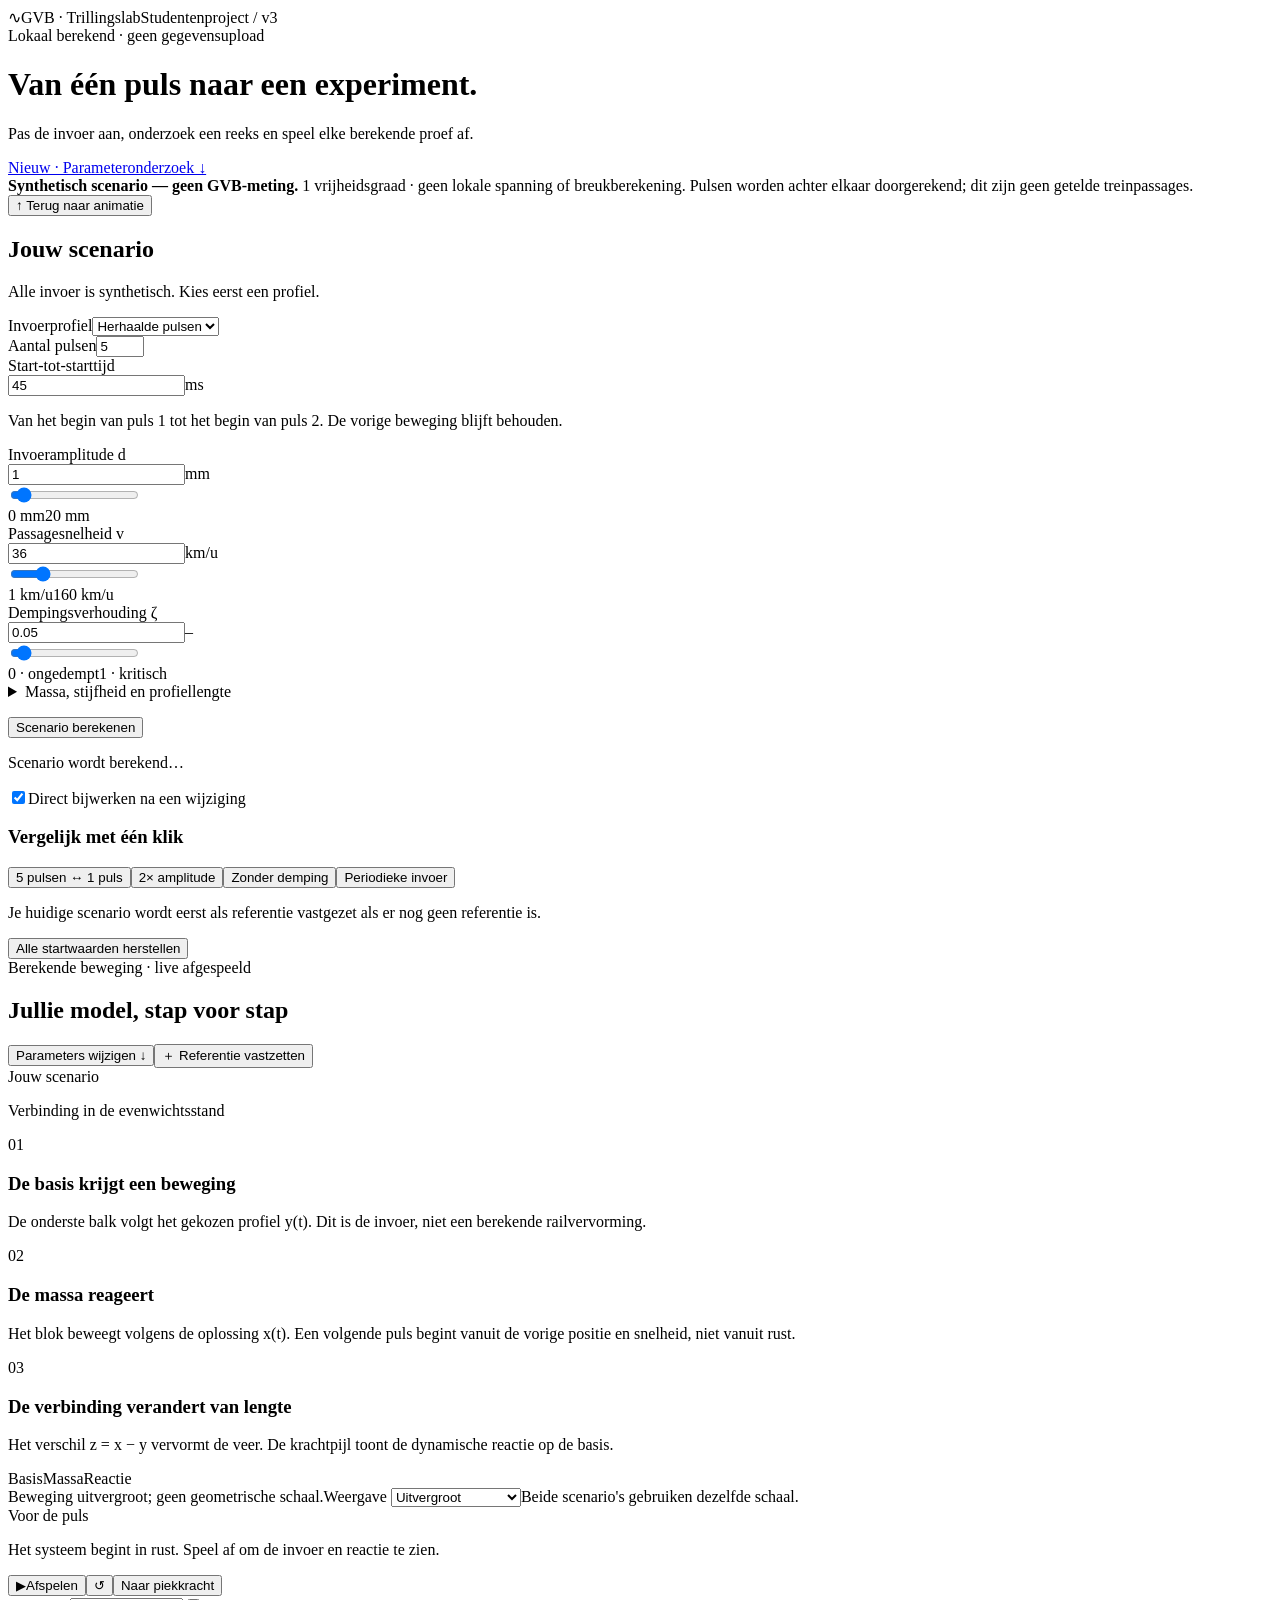
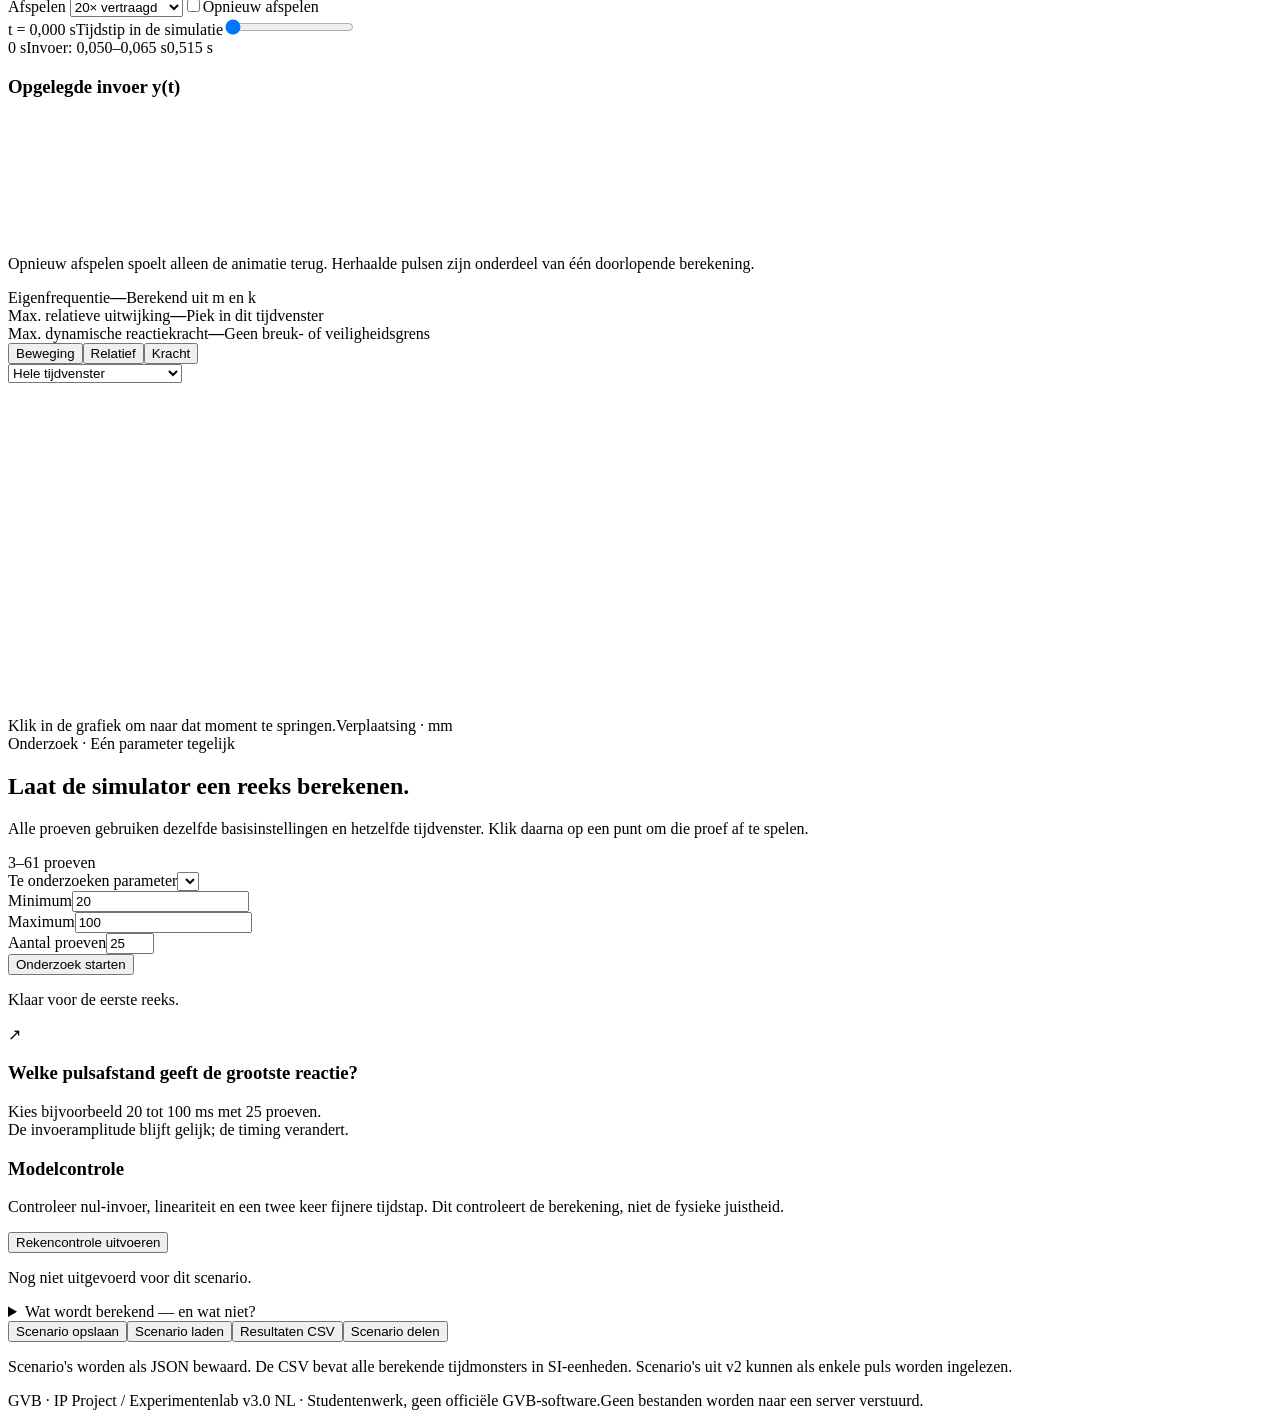
<file: src/template.html>
<!doctype html>
<html lang="nl">
<head>
<meta charset="utf-8"><meta name="viewport" content="width=device-width,initial-scale=1">
<meta name="description" content="Interactief studentenmodel: bekijk, vertraag en vergelijk de berekende beweging van een equivalent massa–veer–dempersysteem. Geen breukvoorspelling.">
<title>GVB-project · Experimentenlab v3</title>
<style>/* STYLE */</style>
</head>
<body>
<div class="topbar"><div class="brand"><span class="brandmark" aria-hidden="true">∿</span>GVB · Trillingslab<span class="version">Studentenproject / v3</span></div><div class="local">Lokaal berekend · geen gegevensupload</div></div>
<main>
<header class="intro"><div><h1>Van één puls naar een experiment.</h1><p>Pas de invoer aan, onderzoek een reeks en speel elke berekende proef af.</p></div><a class="pill lab-jump" href="#research">Nieuw · Parameteronderzoek ↓</a></header>
<div class="scope-note"><strong>Synthetisch scenario — geen GVB-meting.</strong> 1 vrijheidsgraad · geen lokale spanning of breukberekening. Pulsen worden achter elkaar doorgerekend; dit zijn geen getelde treinpassages.</div>
<div class="layout">
<aside class="card sidebar" id="parameters">
<button class="mobile-jump" id="backToStage">↑ Terug naar animatie</button>
<form id="controls">
<h2>Jouw scenario</h2><p class="small muted">Alle invoer is synthetisch. Kies eerst een profiel.</p>
<div class="field profile-field"><label for="profile">Invoerprofiel</label><select id="profile" name="profile" class="select-full"><option value="single">Enkele puls</option><option value="repeat" selected>Herhaalde pulsen</option><option value="periodic">Periodieke invoer</option></select></div>
<div id="repeatFields" class="input-group"><div class="field"><div class="field-head"><label for="pulseCount">Aantal pulsen</label><input class="number" id="pulseCount" name="pulseCount" type="number" min="1" max="40" step="1" value="5" required></div></div><div class="field"><div class="field-head"><label for="intervalMs">Start-tot-starttijd</label><div><input class="number" id="intervalMs" name="intervalMs" type="number" min="1" max="5000" step="any" value="45" required><span class="unit">ms</span></div></div></div><p class="field-help">Van het begin van puls 1 tot het begin van puls 2. De vorige beweging blijft behouden.</p></div>
<div id="periodicFields" class="input-group" hidden><div class="field"><div class="field-head"><label for="frequency">Invoerfrequentie</label><div><input class="number" id="frequency" name="frequency" type="number" min="0.2" max="300" step="any" value="22" required><span class="unit">Hz</span></div></div></div><div class="field"><div class="field-head"><label for="cycles">Aantal perioden</label><input class="number" id="cycles" name="cycles" type="number" min="1" max="80" step="1" value="12" required></div></div><p class="field-help">Cosinusvormige verlagingen van 0 tot −d. Frequentie en aantal perioden bepalen de duur; ℓ en v zijn hier niet actief.</p></div>
<div class="parameters">
<div class="field"><div class="field-head"><label for="depth">Invoeramplitude d</label><div><input class="number" id="depth" name="depth" type="number" min="0" max="20" step="any" value="1" required><span class="unit">mm</span></div></div><input class="range" id="depthRange" aria-label="Invoeramplitude wijzigen" type="range" min="0" max="20" step="0.05" value="1"><div class="ends"><span>0 mm</span><span>20 mm</span></div></div>
<div class="field"><div class="field-head"><label for="speed">Passagesnelheid v</label><div><input class="number" id="speed" name="speed" type="number" min="1" max="160" step="any" value="36" required><span class="unit">km/u</span></div></div><input class="range" id="speedRange" aria-label="Passagesnelheid wijzigen" type="range" min="1" max="160" step="1" value="36"><div class="ends"><span>1 km/u</span><span>160 km/u</span></div></div>
<div class="field"><div class="field-head"><label for="damping">Dempingsverhouding ζ</label><div><input class="number" id="damping" name="damping" type="number" min="0" max="1" step="any" value="0.05" required><span class="unit">–</span></div></div><input class="range" id="dampingRange" aria-label="Dempingsverhouding wijzigen" type="range" min="0" max="1" step="0.01" value="0.05"><div class="ends"><span>0 · ongedempt</span><span>1 · kritisch</span></div></div>
</div>
<details><summary>Massa, stijfheid en profiellengte</summary><div class="advanced">
<div class="field"><div class="field-head"><label for="mass">Effectieve massa m</label><div><input class="number wide" id="mass" name="mass" type="number" min="0.1" max="1000" step="any" value="10" required><span class="unit">kg</span></div></div></div>
<div class="field"><div class="field-head"><label for="stiffness">Stijfheid k</label><div><input class="number wide" id="stiffness" name="stiffness" type="number" min="100" max="10000000" step="any" value="200000" required><span class="unit">N/m</span></div></div></div>
<div class="field"><div class="field-head"><label for="length">Profiellengte ℓ</label><div><input class="number wide" id="length" name="length" type="number" min="0.01" max="5" step="any" value="0.15" required><span class="unit">m</span></div></div></div>
</div></details>
<p id="inputSummary" class="field-help"></p><button class="primary full" type="submit">Scenario berekenen</button><p class="status" id="status" role="status" aria-live="polite">Scenario wordt berekend…</p>
<label class="check"><input type="checkbox" id="auto" checked>Direct bijwerken na een wijziging</label>
</form>
<div class="experiments"><h3>Vergelijk met één klik</h3><div class="experiment-buttons"><button id="experimentRepeat">5 pulsen ↔ 1 puls</button><button id="experimentDouble">2× amplitude</button><button id="experimentUndamped">Zonder demping</button><button id="experimentPeriodic">Periodieke invoer</button></div><p class="field-help">Je huidige scenario wordt eerst als referentie vastgezet als er nog geen referentie is.</p><button class="reset" id="reset">Alle startwaarden herstellen</button></div>
</aside>
<section class="main-col" aria-label="Visuele simulatie">
<div class="card">
<div class="stage-top"><div><div class="kicker muted">Berekende beweging · live afgespeeld</div><h2>Jullie model, stap voor stap</h2></div><div class="actions"><button class="mobile-jump" id="gotoParams">Parameters wijzigen ↓</button><button id="pin">＋ Referentie vastzetten</button><button id="unpin" hidden>Vergelijking sluiten</button></div></div>
<div class="stage-area" id="stage">
<div class="stage-grid" id="stageGrid">
<div class="scene-panel"><div class="scene-header"><span class="scene-label" id="currentLabel">Jouw scenario</span><span class="scene-info" id="currentInfo"></span></div><div class="scene" id="currentScene"></div><p class="scene-state" id="currentConnection">Verbinding in de evenwichtsstand</p></div>
<div class="guide" id="guide">
<div class="step"><span class="step-num">01</span><div><h3>De basis krijgt een beweging</h3><p>De onderste balk volgt het gekozen profiel y(t). Dit is de invoer, niet een berekende railvervorming.</p></div></div>
<div class="step"><span class="step-num">02</span><div><h3>De massa reageert</h3><p>Het blok beweegt volgens de oplossing x(t). Een volgende puls begint vanuit de vorige positie en snelheid, niet vanuit rust.</p></div></div>
<div class="step"><span class="step-num">03</span><div><h3>De verbinding verandert van lengte</h3><p>Het verschil z = x − y vervormt de veer. De krachtpijl toont de dynamische reactie op de basis.</p></div></div>
<div class="guide-legend"><span><i style="background:#89cddd"></i>Basis</span><span><i style="background:#f3c892"></i>Massa</span><span><i style="background:#b6afd8"></i>Reactie</span></div>
</div>
<div class="scene-panel" id="refPanel" hidden><div class="scene-header"><span class="scene-label">Vastgezette referentie</span><span class="scene-info" id="refInfo"></span></div><div class="scene" id="referenceScene"></div><p class="scene-state" id="referenceConnection"></p></div>
</div>
<div class="view-options"><span id="scaleText">Beweging uitvergroot; geen geometrische schaal.</span><label for="zoomMotion">Weergave <select id="zoomMotion"><option value="1">Uitvergroot</option><option value="0.5">Minder uitvergroot</option></select></label><span>Beide scenario's gebruiken dezelfde schaal.</span></div>
</div>
<div class="insight"><span class="phase" id="phase">Voor de puls</span><p id="insightText">Het systeem begint in rust. Speel af om de invoer en reactie te zien.</p></div>
<div class="transport">
<div class="transport-row"><div class="transport-buttons"><button class="primary play" id="play" aria-label="Animatie afspelen"><span class="play-icon" aria-hidden="true">▶</span><span id="playText">Afspelen</span></button><button id="restart" title="Terug naar het begin" aria-label="Terug naar het begin">↺</button><button id="peak">Naar piekkracht</button></div><div class="speed-controls"><label for="playSpeed">Afspelen <select id="playSpeed"><option value="0.005">200× vertraagd</option><option value="0.02">50× vertraagd</option><option value="0.05" selected>20× vertraagd</option><option value="0.1">10× vertraagd</option><option value="0.2">5× vertraagd</option><option value="1">Realtime</option></select></label><label class="check"><input type="checkbox" id="loop" >Opnieuw afspelen</label></div></div>
<div class="timeline-row"><output class="timecode" id="timecode">t = 0,000 s</output><label class="sr" for="timeline">Tijdstip in de simulatie</label><input id="timeline" class="range" type="range" min="0" max="0.515" step="0.00001" value="0"></div><div class="timeline-ticks"><span>0 s</span><span id="pulseLabel">Invoer: 0,050–0,065 s</span><span id="endLabel">0,515 s</span></div>
</div></div>
<div class="card input-preview"><div class="chart-head"><h3>Opgelegde invoer y(t)</h3><span id="profileCaption" class="small muted"></span></div><svg id="inputPlot" viewBox="0 0 900 84" role="img" aria-label="Gekozen invoerprofiel met tijdcursor"></svg><p class="field-help">Opnieuw afspelen spoelt alleen de animatie terug. Herhaalde pulsen zijn onderdeel van één doorlopende berekening.</p></div>
<div class="results-strip">
<div class="card result"><span class="small">Eigenfrequentie</span><strong id="fn">—</strong><span class="delta" id="fnDelta">Berekend uit m en k</span></div>
<div class="card result"><span class="small">Max. relatieve uitwijking</span><strong id="zmax">—</strong><span class="delta" id="zDelta">Piek in dit tijdvenster</span></div>
<div class="card result"><span class="small">Max. dynamische reactiekracht</span><strong id="rmax">—</strong><span class="delta" id="rDelta">Geen breuk- of veiligheidsgrens</span></div>
</div>
<div class="card chart-card">
<div class="chart-head"><div class="tabs" role="tablist" aria-label="Grafiek kiezen"><button role="tab" aria-selected="true" data-mode="motion">Beweging</button><button role="tab" aria-selected="false" data-mode="relative">Relatief</button><button role="tab" aria-selected="false" data-mode="force">Kracht</button></div><label for="chartZoom"><select id="chartZoom" aria-label="Tijdvenster grafiek"><option value="all">Hele tijdvenster</option><option value="pulse">Rond de hele invoerreeks</option></select></label></div>
<div class="legend" id="legend"></div><div id="chart" class="chart-area"><svg id="plot" viewBox="0 0 900 235" role="img" aria-label="Berekende beweging met een gesynchroniseerde tijdcursor"></svg></div><div class="chart-foot"><span>Klik in de grafiek om naar dat moment te springen.</span><span id="plotUnit">Verplaatsing · mm</span></div>
<label class="check" id="componentsWrap" hidden style="margin:6px 0"><input id="components" type="checkbox">Veer- en demperbijdrage apart tonen</label>
<p class="compare-note" id="compareNote" hidden></p>
</div>

<section class="card research-card" id="research" aria-labelledby="researchTitle">
<div class="research-header"><div><div class="kicker muted">Onderzoek · Eén parameter tegelijk</div><h2 id="researchTitle">Laat de simulator een reeks berekenen.</h2><p>Alle proeven gebruiken dezelfde basisinstellingen en hetzelfde tijdvenster. Klik daarna op een punt om die proef af te spelen.</p></div><span class="pill">3–61 proeven</span></div>
<form id="sweepForm" class="sweep-controls">
<div><label for="sweepKey">Te onderzoeken parameter</label><select id="sweepKey" class="select-full"></select></div>
<div><label for="sweepMin">Minimum</label><input id="sweepMin" type="number" step="any" value="20" required></div>
<div><label for="sweepMax">Maximum</label><input id="sweepMax" type="number" step="any" value="100" required></div>
<div><label for="sweepCount">Aantal proeven</label><input id="sweepCount" type="number" min="3" max="61" step="1" value="25" required></div>
<div class="sweep-run"><button class="primary" id="sweepStart" type="submit">Onderzoek starten</button><button id="sweepCancel" type="button" hidden>Stoppen</button></div>
</form>
<div class="sweep-status"><p id="sweepHelp" class="small muted"></p><p id="sweepStatus" class="small" role="status" aria-live="polite">Klaar voor de eerste reeks.</p><progress id="sweepProgress" max="25" value="0" hidden aria-label="Voortgang parameteronderzoek"></progress></div>
<div id="sweepEmpty" class="research-empty"><span class="empty-symbol" aria-hidden="true">↗</span><h3>Welke pulsafstand geeft de grootste reactie?</h3><p>Kies bijvoorbeeld 20 tot 100 ms met 25 proeven.<br>De invoeramplitude blijft gelijk; de timing verandert.</p></div>
<div id="sweepResults" hidden>
<div class="snapshot"><strong>Vaste basis van deze reeks</strong><p id="sweepSnapshot"></p></div>
<div class="sweep-result-head"><h3 id="sweepChartTitle">Berekende reactiekracht per proef</h3><select id="sweepMetric" aria-label="Uitkomst voor parametergrafiek"><option value="rmax">Maximum |ΔR| · N</option><option value="zmax">Maximum |z| · mm</option></select></div>
<svg id="sweepPlot" viewBox="0 0 900 290" role="img" aria-label="Klikbare resultaten van het parameteronderzoek"></svg>
<p id="sweepInsight" class="sweep-insight"></p><p class="field-help">Alleen berekende punten; de verbindingslijn is een visuele gids. Dit is geen bewijs van een continu maximum, stationaire frequentierespons of schadegrens.</p>
<div class="sweep-selected" id="selectedTrial" hidden></div>
<div class="exports"><button id="sweepCSV">Onderzoek CSV</button><button id="sweepJSON">Onderzoek JSON</button></div>
<details class="sweep-table"><summary>Alle proeven als tabel bekijken</summary><div class="table-scroll"><table><thead><tr><th>Proef</th><th id="sweepColName">Parameter</th><th>Max. |ΔR| (N)</th><th>Max. |z| (mm)</th><th>Actie</th></tr></thead><tbody id="sweepRows"></tbody></table></div></details>
</div></section>
<div class="card check-card"><div><h3>Modelcontrole</h3><p class="small muted">Controleer nul-invoer, lineariteit en een twee keer fijnere tijdstap. Dit controleert de berekening, niet de fysieke juistheid.</p></div><button id="runCheck">Rekencontrole uitvoeren</button><p id="checkStatus" class="small" role="status">Nog niet uitgevoerd voor dit scenario.</p></div>

<div class="card details-card"><details><summary>Wat wordt berekend — en wat niet?</summary><div class="details-content">
<div class="equation">m ẍ + c(ẋ − ẏ) + k(x − y) = 0<br>z = x − y &nbsp; · &nbsp; ΔR = kz + c(ẋ − ẏ)<br>c = 2ζ√(km) &nbsp; · &nbsp; fₙ = √(k/m) / (2π)</div>
<h3>Eén toestand, ook tussen pulsen</h3><p>Dit blijft een lineair model met één vrijheidsgraad. De positie x en snelheid ẋ lopen door tussen de pulsen. Alleen bij het begin van een nieuw scenario starten ze op nul. De animatie volgt de berekende tijdreeks; de weergaveschaal verandert de uitkomst niet. ΔR is de kracht op de basis, −ΔR de kracht op de massa. Positief is omhoog.</p>
<h3>Drie invoerprofielen</h3><p>Een puls heeft y = −d[1 − cos(2πτ/T)]/2, met T = ℓ/v en start t₀ = 0,05 s. Herhaalde pulsen beginnen op t₀ + jΔt; hun start-tot-starttijd Δt moet minstens T zijn. Bij periodieke invoer volgen N cosinusperioden elkaar zonder pauze op, met T = 1/f. Deze invoer ligt tussen −d en 0 en heeft tijdens de reeks een gemiddelde van −d/2. y en ẏ zijn continu aan de uiteinden; ÿ kan daar verspringen. Een eindige reeks is geen stationaire frequentierespons.</p>
<h3>Reeksen vergelijken</h3><p>Bij een parameteronderzoek verandert één parameter. Het observatievenster is voor alle proeven hetzelfde: tot het einde van de langste invoer plus minimaal 0,45 s en acht eigenperioden van het langzaamste systeem. De begintoestand is voor elke afzonderlijke proef opnieuw in rust. Klikken op een punt gebruikt precies dit tijdvenster, met de vaste basis van die reeks als referentie. De piek geldt alleen binnen dit venster.</p>
<h3>Wat is niet berekend?</h3><p>Het zijn synthetische equivalente basisbewegingen, geen gevalideerde overdracht van een spoorstaafdefect. Geen statische belasting, montagevoorspanning, contactverlies, speling, lokale spanning, materiaalbeschadiging of vermoeiingslevensduur. Herhaalde pulsen zijn geen getelde treinpassages. De kleuren en pijlen geven geen veiligheid aan. m is geen treinmassa; k is niet bewezen de stijfheid van het neusdeel.</p>
<h3>Numeriek</h3><p>Vierde-orde Runge–Kutta, opgesplitst bij elke pulsgrens; minimaal 200 stappen per eigenperiode en 400 per invoerperiode tijdens invoer. De toestand wordt behouden bij iedere grens. Berekening in SI, weergave in mm en km/u. Automatische tests vergelijken de drie profielen met een onafhankelijke SciPy/DOP853-oplossing. Een parameteronderzoek draait lokaal in een aparte rekenworker; zonder worker wordt per proef teruggeschakeld naar de interface. Maximaal 300.000 stappen per proef en 120 s observatie; dit zijn numerieke grenzen, geen bedrijfsgrenzen.</p>
</div></details>
<div class="exports"><button id="saveScenario">Scenario opslaan</button><button id="loadScenario">Scenario laden</button><input id="importFile" type="file" accept="application/json,.json" hidden><button id="csv">Resultaten CSV</button><button id="share">Scenario delen</button><p>Scenario's worden als JSON bewaard. De CSV bevat alle berekende tijdmonsters in SI-eenheden. Scenario's uit v2 kunnen als enkele puls worden ingelezen.</p></div>
</div>
</section>
</div>
<footer><span>GVB · IP Project / Experimentenlab v3.0 NL · Studentenwerk, geen officiële GVB-software.</span><span>Geen bestanden worden naar een server verstuurd.</span></footer>
</main>
<div class="toast" role="status" id="toast" hidden></div>
<noscript><p>Schakel JavaScript in om de lokale berekening en animatie te gebruiken.</p></noscript>
<script>/* MODEL */</script>
<script type="text/plain" id="workerCode">/* MODEL */
/* WORKER */</script>
<script>/* APP */</script>
</body></html>
</file>
